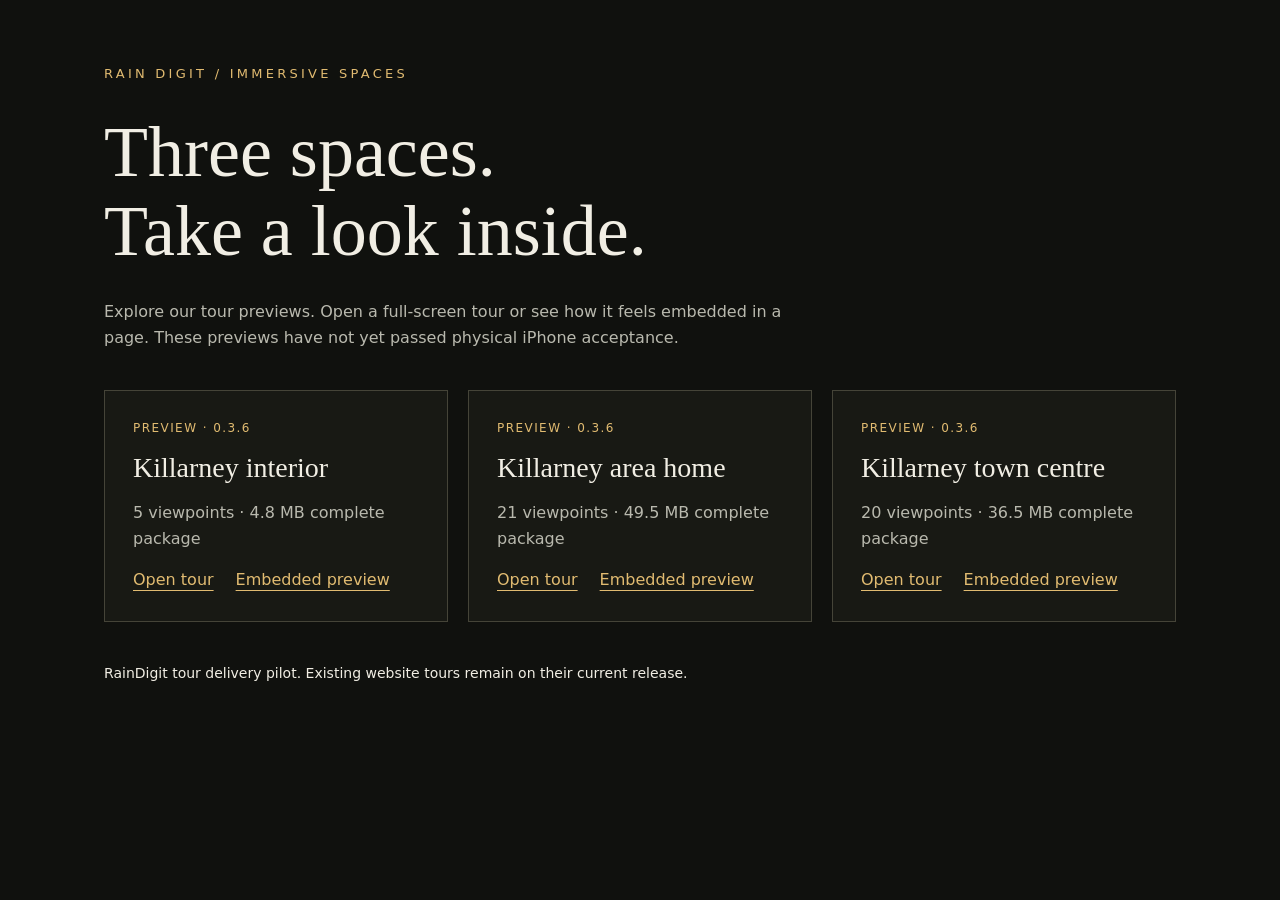
<file: index.html>
<!doctype html>
<html lang="en">
<head>
  <meta charset="utf-8">
  <meta name="viewport" content="width=device-width,initial-scale=1">
  <meta name="robots" content="noindex,nofollow">
  <title>RainDigit — Tour previews</title>
  <link rel="icon" href="tours/killarney-360-property-tour-demo/bounded-1bbdc11e39b6/assets/raindigit-mark.svg">
  <style>
    *{box-sizing:border-box}body{margin:0;background:#10110e;color:#f1eee4;font:16px/1.6 system-ui,sans-serif}main{max-width:1120px;margin:auto;padding:64px 24px}.brand{color:#e1bb71;letter-spacing:.25em;font-size:13px}h1{font:clamp(36px,7vw,72px)/1.1 Georgia,serif;max-width:760px;margin:28px 0}p{color:#b9b9ae;max-width:680px}.grid{display:grid;grid-template-columns:repeat(auto-fit,minmax(260px,1fr));gap:20px;margin-top:40px}article{border:1px solid #454438;padding:28px;background:#181914}h2{font:28px/1.2 Georgia,serif;margin:12px 0}a{color:#e1bb71;text-underline-offset:5px}.links{display:flex;gap:22px;flex-wrap:wrap}.status{color:#e1bb71;font-size:12px;text-transform:uppercase;letter-spacing:.12em}footer{margin-top:40px;font-size:14px}
  </style>
</head>
<body><main>
  <div class="brand">RAIN DIGIT / IMMERSIVE SPACES</div>
  <h1>Three spaces.<br>Take a look inside.</h1>
  <p>Explore our tour previews. Open a full-screen tour or see how it feels embedded in a page. These previews have not yet passed physical iPhone acceptance.</p>
  <div class="grid">
    <article><div class="status">Preview · 0.3.6</div><h2>Killarney interior</h2><p>5 viewpoints · 4.8 MB complete package</p><div class="links"><a href="tours/killarney-360-property-tour-demo/bounded-1bbdc11e39b6/index.html">Open tour</a><a href="embed-property.html">Embedded preview</a></div></article>
    <article><div class="status">Preview · 0.3.6</div><h2>Killarney area home</h2><p>21 viewpoints · 49.5 MB complete package</p><div class="links"><a href="tours/killarney-home-360-tour/bounded-44383d674c4f/index.html">Open tour</a><a href="embed-home.html">Embedded preview</a></div></article>
    <article><div class="status">Preview · 0.3.6</div><h2>Killarney town centre</h2><p>20 viewpoints · 36.5 MB complete package</p><div class="links"><a href="tours/killarney-town-centre-360-tour/bounded-d7b665651751/index.html">Open tour</a><a href="embed-town.html">Embedded preview</a></div></article>
  </div>
  <footer>RainDigit tour delivery pilot. Existing website tours remain on their current release.</footer>
</main></body>
</html>
</file>
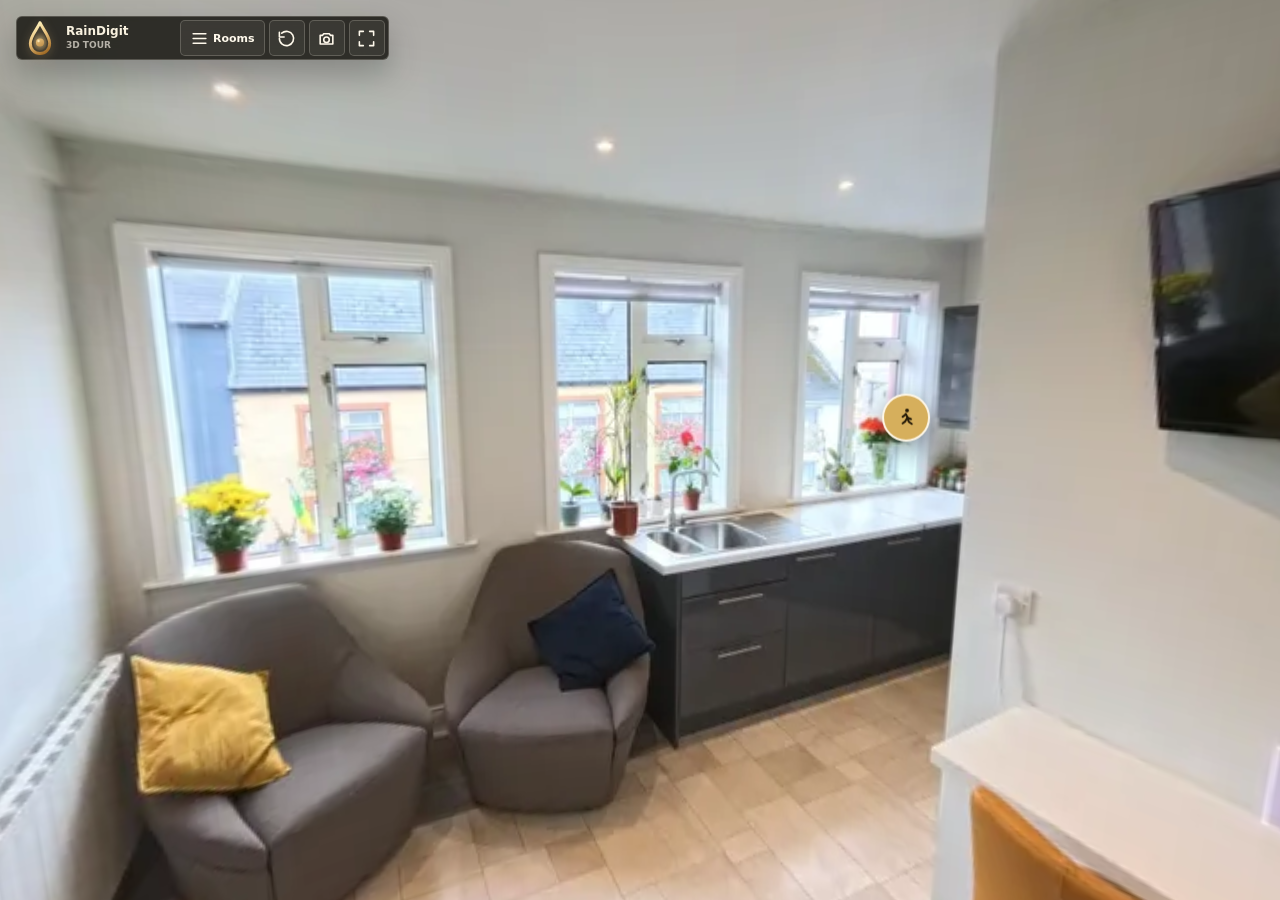
<file: packages/killarney-360-property-tour-demo/bounded-1bbdc11e39b6/index.html>
<!doctype html>
<html lang="en" class="is-tour-transition-boot">
  <head>
    <style data-runtime-critical>html,body,.tour-shell,.viewer{width:100%;height:100%;margin:0}html,body{overflow:hidden;background:#070807;color:#f8f1df}.tour-shell{position:relative;min-height:100svh;background:#070807}.viewer{position:absolute;inset:0}.tour-first-frame{position:absolute;inset:0;z-index:1;width:100%;height:100%;object-fit:cover;pointer-events:none;opacity:1}.is-tour-ready .tour-first-frame{opacity:0;transition:opacity 180ms ease}.is-tour-transition-boot .tour-first-frame,.tour-shell.is-transition-guarded>.tour-first-frame{z-index:1;visibility:hidden;opacity:0;transition:none}.tour-scene-transition--static{position:absolute;z-index:34;inset:0;display:block;visibility:visible;opacity:1;overflow:hidden;pointer-events:none;background:#070807;color:#f8f1df}.tour-scene-transition--static .tour-scene-transition__stage{position:absolute;inset:0;width:100%;height:100%;overflow:hidden;background:#070807}.tour-scene-transition--static .tour-scene-transition__tiles{position:absolute;inset:0;display:grid;width:100%;height:100%;grid-template-columns:repeat(6,minmax(0,1fr));grid-template-rows:repeat(4,minmax(0,1fr));background:#070807}.tour-scene-transition--static .tour-scene-transition__tile{display:block;box-sizing:border-box;min-width:0;min-height:0;border:1px solid rgba(229,185,96,.18);background:linear-gradient(135deg,#080907,#17140d 52%,#090a08)}.tour-scene-transition--static .tour-scene-transition__mobile-status{position:absolute;z-index:1;left:50%;top:50%;display:flex;align-items:center;gap:7px;transform:translate(-50%,-50%);padding:7px 10px;border:1px solid rgba(229,185,96,.52);border-radius:999px;background:#090a08;color:#f8f1df;font:600 10px/1 system-ui,sans-serif;letter-spacing:.12em;text-transform:uppercase;white-space:nowrap}.tour-scene-transition--static .tour-scene-transition__mobile-mark{width:7px;height:7px;border-radius:50%;background:#e5b960;box-shadow:0 0 12px rgba(229,185,96,.72)}@media(prefers-reduced-motion:reduce){.is-tour-ready .tour-first-frame{transition:none}}</style>
    <script data-runtime-style-loader>(()=>{const d=document.documentElement,h=["css/pannellum.css?v=a7f1d7b86f10","css/tour.css?v=c6c42e3d8281"];d.dataset.runtimeStyles="pending";const load=()=>Promise.all(h.map((u)=>new Promise((resolve,reject)=>{const l=document.createElement("link");l.rel="stylesheet";l.href=u;l.dataset.runtimeStyle="";l.onload=resolve;l.onerror=reject;document.head.appendChild(l)}))).then(()=>{d.dataset.runtimeStyles="ready"}).catch(()=>{d.dataset.runtimeStyles="error"});setTimeout(load,0)})()</script>
    <meta charset="utf-8" />
    <meta name="viewport" content="width=device-width, initial-scale=1" />
    <title>RainDigit 360 Tour Studio</title>
    <link rel="icon" href="data:image/svg+xml,%3Csvg xmlns='http://www.w3.org/2000/svg' viewBox='0 0 64 64'%3E%3Crect width='64' height='64' rx='12' fill='%2310100d'/%3E%3Ccircle cx='32' cy='32' r='20' fill='none' stroke='%23f4b45f' stroke-width='6'/%3E%3Ccircle cx='32' cy='32' r='6' fill='%2369c2a3'/%3E%3C/svg%3E" />
    <noscript><link rel="stylesheet" href="css/pannellum.css?v=a7f1d7b86f10" /></noscript>
    <noscript><link rel="stylesheet" href="css/tour.css?v=c6c42e3d8281" /></noscript>
  </head>
  <body>
    <main class="tour-shell">
      <div id="panorama" class="viewer" aria-label="360 virtual tour"></div>
      <img class="tour-first-frame" data-first-paint="neutral" data-first-paint="neutral" alt="" aria-hidden="true" width="512" height="256" style="visibility:hidden!important;opacity:0!important" />
      <div class="tour-scene-transition tour-scene-transition--mobile-entry tour-scene-transition--static is-active is-waiting" data-tour-static-loader aria-hidden="true"><div class="tour-scene-transition__stage"><img class="tour-scene-transition__image tour-scene-transition__outgoing" alt="" draggable="false" /><div class="tour-scene-transition__tiles" aria-hidden="true"><span class="tour-scene-transition__tile tour-scene-transition__mobile-tile" style="--tour-cell-delay:168ms"></span><span class="tour-scene-transition__tile tour-scene-transition__mobile-tile" style="--tour-cell-delay:126ms"></span><span class="tour-scene-transition__tile tour-scene-transition__mobile-tile" style="--tour-cell-delay:84ms"></span><span class="tour-scene-transition__tile tour-scene-transition__mobile-tile" style="--tour-cell-delay:84ms"></span><span class="tour-scene-transition__tile tour-scene-transition__mobile-tile" style="--tour-cell-delay:126ms"></span><span class="tour-scene-transition__tile tour-scene-transition__mobile-tile" style="--tour-cell-delay:168ms"></span><span class="tour-scene-transition__tile tour-scene-transition__mobile-tile" style="--tour-cell-delay:126ms"></span><span class="tour-scene-transition__tile tour-scene-transition__mobile-tile" style="--tour-cell-delay:84ms"></span><span class="tour-scene-transition__tile tour-scene-transition__mobile-tile" style="--tour-cell-delay:42ms"></span><span class="tour-scene-transition__tile tour-scene-transition__mobile-tile" style="--tour-cell-delay:42ms"></span><span class="tour-scene-transition__tile tour-scene-transition__mobile-tile" style="--tour-cell-delay:84ms"></span><span class="tour-scene-transition__tile tour-scene-transition__mobile-tile" style="--tour-cell-delay:126ms"></span><span class="tour-scene-transition__tile tour-scene-transition__mobile-tile" style="--tour-cell-delay:126ms"></span><span class="tour-scene-transition__tile tour-scene-transition__mobile-tile" style="--tour-cell-delay:84ms"></span><span class="tour-scene-transition__tile tour-scene-transition__mobile-tile" style="--tour-cell-delay:42ms"></span><span class="tour-scene-transition__tile tour-scene-transition__mobile-tile" style="--tour-cell-delay:42ms"></span><span class="tour-scene-transition__tile tour-scene-transition__mobile-tile" style="--tour-cell-delay:84ms"></span><span class="tour-scene-transition__tile tour-scene-transition__mobile-tile" style="--tour-cell-delay:126ms"></span><span class="tour-scene-transition__tile tour-scene-transition__mobile-tile" style="--tour-cell-delay:168ms"></span><span class="tour-scene-transition__tile tour-scene-transition__mobile-tile" style="--tour-cell-delay:126ms"></span><span class="tour-scene-transition__tile tour-scene-transition__mobile-tile" style="--tour-cell-delay:84ms"></span><span class="tour-scene-transition__tile tour-scene-transition__mobile-tile" style="--tour-cell-delay:84ms"></span><span class="tour-scene-transition__tile tour-scene-transition__mobile-tile" style="--tour-cell-delay:126ms"></span><span class="tour-scene-transition__tile tour-scene-transition__mobile-tile" style="--tour-cell-delay:168ms"></span></div><div class="tour-scene-transition__mobile-status"><span class="tour-scene-transition__mobile-mark" aria-hidden="true"></span><span>Loading tour</span></div></div></div>
    </main>

    <script data-tour-monitoring-config>window.TOUR_MONITORING_CONFIG=Object.freeze({"schema":"raindigit-tour-monitoring/v1","enabled":true,"dsn":"https://9c1ec205549003af8e3712b5da9ad065@o4511984520462336.ingest.de.sentry.io/4511985294901328","environment":"production","productionOrigins":["https://cdn.raindigit.ie"],"sdkUrl":"js/generated/sentry-browser-10.71.0.min.js","release":"raindigit-tour-runtime@3.0.0","studioVersion":"0.3.0","runtimeVersion":"3.0.0","tourVersion":"0.3.0","slug":"killarney-360-property-tour-demo"})</script>
    <script defer src="js/tour-monitoring.js?v=93e84e174621"></script>
    <script data-runtime-recovery-boundary="bootstrap-failure-v2">
      (() => {
        "use strict";
        const recover = (error) => {
          console.error(error);
          window.__rainDigitTourMonitoring?.captureTerminal(
            "bootstrap-failure",
            error,
            { phase: "bootstrap" },
          );
          document.documentElement.classList.remove("is-tour-transition-boot");
          document.querySelector("[data-tour-static-loader]")?.remove();
          document.body.dataset.tourError = "true";
          if (document.querySelector("[data-tour-runtime-recovery]")) return;
          const recovery = document.createElement("button");
          recovery.type = "button";
          recovery.className = "tour-runtime-recovery";
          recovery.dataset.tourRuntimeRecovery = "true";
          recovery.textContent = "Reload tour";
          recovery.style.cssText =
            "position:fixed;z-index:90;left:50%;top:50%;min-height:46px;padding:12px 18px;transform:translate(-50%,-50%);border:1px solid rgba(229,185,96,.76);border-radius:999px;background:#0b0c09;color:#fff8e7;font:700 13px/1.1 system-ui,sans-serif;letter-spacing:.08em;text-transform:uppercase;box-shadow:0 14px 42px rgba(0,0,0,.48);cursor:pointer";
          recovery.addEventListener(
            "click",
            () => {
              const retryUrl = new URL(window.location.href);
              retryUrl.searchParams.set("runtime", Date.now().toString(36));
              window.location.assign(retryUrl.href);
            },
            { once: true },
          );
          document.body.append(recovery);
        };
        window.__rainDigitShowRuntimeRecovery = recover;
        addEventListener(
          "error",
          (event) => {
            const source = event.target;
            if (
              source instanceof HTMLScriptElement &&
              /\/js\/tour-bootstrap\.js(?:\?|$)/.test(source.src)
            )
              recover(new Error(`Could not load ${source.src}`));
          },
          true,
        );
      })();
    </script>
    <script data-runtime-loader>(()=>{const l=(s)=>new Promise((resolve,reject)=>{const e=document.createElement("script");e.src=s;e.onload=resolve;e.onerror=reject;document.body.appendChild(e)});setTimeout(async()=>{try{await l("js/tour-chrome.js?v=40500da3a139");await l("js/tour-bootstrap.js?v=27331043643f")}catch(error){window.__rainDigitShowRuntimeRecovery?.(error)}},0)})()</script>
  </body>
</html>
</file>
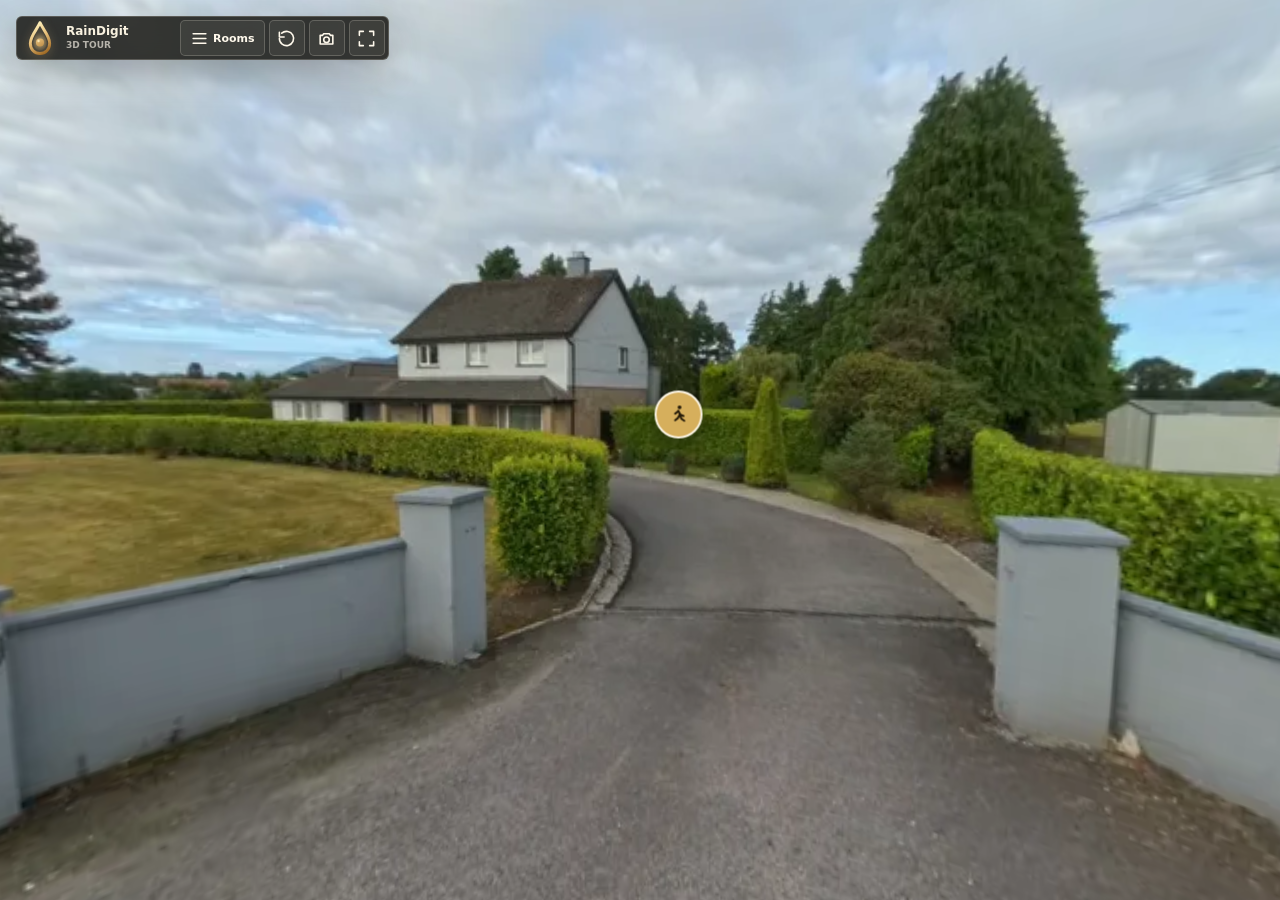
<file: packages/killarney-home-360-tour/bounded-44383d674c4f/index.html>
<!doctype html>
<html lang="en" class="is-tour-transition-boot">
  <head>
    <style data-runtime-critical>html,body,.tour-shell,.viewer{width:100%;height:100%;margin:0}html,body{overflow:hidden;background:#070807;color:#f8f1df}.tour-shell{position:relative;min-height:100svh;background:#070807}.viewer{position:absolute;inset:0}.tour-first-frame{position:absolute;inset:0;z-index:1;width:100%;height:100%;object-fit:cover;pointer-events:none;opacity:1}.is-tour-ready .tour-first-frame{opacity:0;transition:opacity 180ms ease}.is-tour-transition-boot .tour-first-frame,.tour-shell.is-transition-guarded>.tour-first-frame{z-index:1;visibility:hidden;opacity:0;transition:none}.tour-scene-transition--static{position:absolute;z-index:34;inset:0;display:block;visibility:visible;opacity:1;overflow:hidden;pointer-events:none;background:#070807;color:#f8f1df}.tour-scene-transition--static .tour-scene-transition__stage{position:absolute;inset:0;width:100%;height:100%;overflow:hidden;background:#070807}.tour-scene-transition--static .tour-scene-transition__tiles{position:absolute;inset:0;display:grid;width:100%;height:100%;grid-template-columns:repeat(6,minmax(0,1fr));grid-template-rows:repeat(4,minmax(0,1fr));background:#070807}.tour-scene-transition--static .tour-scene-transition__tile{display:block;box-sizing:border-box;min-width:0;min-height:0;border:1px solid rgba(229,185,96,.18);background:linear-gradient(135deg,#080907,#17140d 52%,#090a08)}.tour-scene-transition--static .tour-scene-transition__mobile-status{position:absolute;z-index:1;left:50%;top:50%;display:flex;align-items:center;gap:7px;transform:translate(-50%,-50%);padding:7px 10px;border:1px solid rgba(229,185,96,.52);border-radius:999px;background:#090a08;color:#f8f1df;font:600 10px/1 system-ui,sans-serif;letter-spacing:.12em;text-transform:uppercase;white-space:nowrap}.tour-scene-transition--static .tour-scene-transition__mobile-mark{width:7px;height:7px;border-radius:50%;background:#e5b960;box-shadow:0 0 12px rgba(229,185,96,.72)}@media(prefers-reduced-motion:reduce){.is-tour-ready .tour-first-frame{transition:none}}</style>
    <script data-runtime-style-loader>(()=>{const d=document.documentElement,h=["css/pannellum.css?v=a7f1d7b86f10","css/tour.css?v=c6c42e3d8281"];d.dataset.runtimeStyles="pending";const load=()=>Promise.all(h.map((u)=>new Promise((resolve,reject)=>{const l=document.createElement("link");l.rel="stylesheet";l.href=u;l.dataset.runtimeStyle="";l.onload=resolve;l.onerror=reject;document.head.appendChild(l)}))).then(()=>{d.dataset.runtimeStyles="ready"}).catch(()=>{d.dataset.runtimeStyles="error"});setTimeout(load,0)})()</script>
    <meta charset="utf-8" />
    <meta name="viewport" content="width=device-width, initial-scale=1" />
    <title>RainDigit 360 Tour Studio</title>
    <link rel="icon" href="data:image/svg+xml,%3Csvg xmlns='http://www.w3.org/2000/svg' viewBox='0 0 64 64'%3E%3Crect width='64' height='64' rx='12' fill='%2310100d'/%3E%3Ccircle cx='32' cy='32' r='20' fill='none' stroke='%23f4b45f' stroke-width='6'/%3E%3Ccircle cx='32' cy='32' r='6' fill='%2369c2a3'/%3E%3C/svg%3E" />
    <noscript><link rel="stylesheet" href="css/pannellum.css?v=a7f1d7b86f10" /></noscript>
    <noscript><link rel="stylesheet" href="css/tour.css?v=c6c42e3d8281" /></noscript>
  </head>
  <body>
    <main class="tour-shell">
      <div id="panorama" class="viewer" aria-label="360 virtual tour"></div>
      <img class="tour-first-frame" data-first-paint="neutral" data-first-paint="neutral" alt="" aria-hidden="true" width="512" height="256" style="visibility:hidden!important;opacity:0!important" />
      <div class="tour-scene-transition tour-scene-transition--mobile-entry tour-scene-transition--static is-active is-waiting" data-tour-static-loader aria-hidden="true"><div class="tour-scene-transition__stage"><img class="tour-scene-transition__image tour-scene-transition__outgoing" alt="" draggable="false" /><div class="tour-scene-transition__tiles" aria-hidden="true"><span class="tour-scene-transition__tile tour-scene-transition__mobile-tile" style="--tour-cell-delay:168ms"></span><span class="tour-scene-transition__tile tour-scene-transition__mobile-tile" style="--tour-cell-delay:126ms"></span><span class="tour-scene-transition__tile tour-scene-transition__mobile-tile" style="--tour-cell-delay:84ms"></span><span class="tour-scene-transition__tile tour-scene-transition__mobile-tile" style="--tour-cell-delay:84ms"></span><span class="tour-scene-transition__tile tour-scene-transition__mobile-tile" style="--tour-cell-delay:126ms"></span><span class="tour-scene-transition__tile tour-scene-transition__mobile-tile" style="--tour-cell-delay:168ms"></span><span class="tour-scene-transition__tile tour-scene-transition__mobile-tile" style="--tour-cell-delay:126ms"></span><span class="tour-scene-transition__tile tour-scene-transition__mobile-tile" style="--tour-cell-delay:84ms"></span><span class="tour-scene-transition__tile tour-scene-transition__mobile-tile" style="--tour-cell-delay:42ms"></span><span class="tour-scene-transition__tile tour-scene-transition__mobile-tile" style="--tour-cell-delay:42ms"></span><span class="tour-scene-transition__tile tour-scene-transition__mobile-tile" style="--tour-cell-delay:84ms"></span><span class="tour-scene-transition__tile tour-scene-transition__mobile-tile" style="--tour-cell-delay:126ms"></span><span class="tour-scene-transition__tile tour-scene-transition__mobile-tile" style="--tour-cell-delay:126ms"></span><span class="tour-scene-transition__tile tour-scene-transition__mobile-tile" style="--tour-cell-delay:84ms"></span><span class="tour-scene-transition__tile tour-scene-transition__mobile-tile" style="--tour-cell-delay:42ms"></span><span class="tour-scene-transition__tile tour-scene-transition__mobile-tile" style="--tour-cell-delay:42ms"></span><span class="tour-scene-transition__tile tour-scene-transition__mobile-tile" style="--tour-cell-delay:84ms"></span><span class="tour-scene-transition__tile tour-scene-transition__mobile-tile" style="--tour-cell-delay:126ms"></span><span class="tour-scene-transition__tile tour-scene-transition__mobile-tile" style="--tour-cell-delay:168ms"></span><span class="tour-scene-transition__tile tour-scene-transition__mobile-tile" style="--tour-cell-delay:126ms"></span><span class="tour-scene-transition__tile tour-scene-transition__mobile-tile" style="--tour-cell-delay:84ms"></span><span class="tour-scene-transition__tile tour-scene-transition__mobile-tile" style="--tour-cell-delay:84ms"></span><span class="tour-scene-transition__tile tour-scene-transition__mobile-tile" style="--tour-cell-delay:126ms"></span><span class="tour-scene-transition__tile tour-scene-transition__mobile-tile" style="--tour-cell-delay:168ms"></span></div><div class="tour-scene-transition__mobile-status"><span class="tour-scene-transition__mobile-mark" aria-hidden="true"></span><span>Loading tour</span></div></div></div>
    </main>

    <script data-tour-monitoring-config>window.TOUR_MONITORING_CONFIG=Object.freeze({"schema":"raindigit-tour-monitoring/v1","enabled":true,"dsn":"https://9c1ec205549003af8e3712b5da9ad065@o4511984520462336.ingest.de.sentry.io/4511985294901328","environment":"production","productionOrigins":["https://cdn.raindigit.ie"],"sdkUrl":"js/generated/sentry-browser-10.71.0.min.js","release":"raindigit-tour-runtime@3.0.0","studioVersion":"0.3.0","runtimeVersion":"3.0.0","tourVersion":"0.3.0","slug":"killarney-home-360-tour"})</script>
    <script defer src="js/tour-monitoring.js?v=93e84e174621"></script>
    <script data-runtime-recovery-boundary="bootstrap-failure-v2">
      (() => {
        "use strict";
        const recover = (error) => {
          console.error(error);
          window.__rainDigitTourMonitoring?.captureTerminal(
            "bootstrap-failure",
            error,
            { phase: "bootstrap" },
          );
          document.documentElement.classList.remove("is-tour-transition-boot");
          document.querySelector("[data-tour-static-loader]")?.remove();
          document.body.dataset.tourError = "true";
          if (document.querySelector("[data-tour-runtime-recovery]")) return;
          const recovery = document.createElement("button");
          recovery.type = "button";
          recovery.className = "tour-runtime-recovery";
          recovery.dataset.tourRuntimeRecovery = "true";
          recovery.textContent = "Reload tour";
          recovery.style.cssText =
            "position:fixed;z-index:90;left:50%;top:50%;min-height:46px;padding:12px 18px;transform:translate(-50%,-50%);border:1px solid rgba(229,185,96,.76);border-radius:999px;background:#0b0c09;color:#fff8e7;font:700 13px/1.1 system-ui,sans-serif;letter-spacing:.08em;text-transform:uppercase;box-shadow:0 14px 42px rgba(0,0,0,.48);cursor:pointer";
          recovery.addEventListener(
            "click",
            () => {
              const retryUrl = new URL(window.location.href);
              retryUrl.searchParams.set("runtime", Date.now().toString(36));
              window.location.assign(retryUrl.href);
            },
            { once: true },
          );
          document.body.append(recovery);
        };
        window.__rainDigitShowRuntimeRecovery = recover;
        addEventListener(
          "error",
          (event) => {
            const source = event.target;
            if (
              source instanceof HTMLScriptElement &&
              /\/js\/tour-bootstrap\.js(?:\?|$)/.test(source.src)
            )
              recover(new Error(`Could not load ${source.src}`));
          },
          true,
        );
      })();
    </script>
    <script data-runtime-loader>(()=>{const l=(s)=>new Promise((resolve,reject)=>{const e=document.createElement("script");e.src=s;e.onload=resolve;e.onerror=reject;document.body.appendChild(e)});setTimeout(async()=>{try{await l("js/tour-chrome.js?v=40500da3a139");await l("js/tour-bootstrap.js?v=070021c7d29d")}catch(error){window.__rainDigitShowRuntimeRecovery?.(error)}},0)})()</script>
  </body>
</html>
</file>
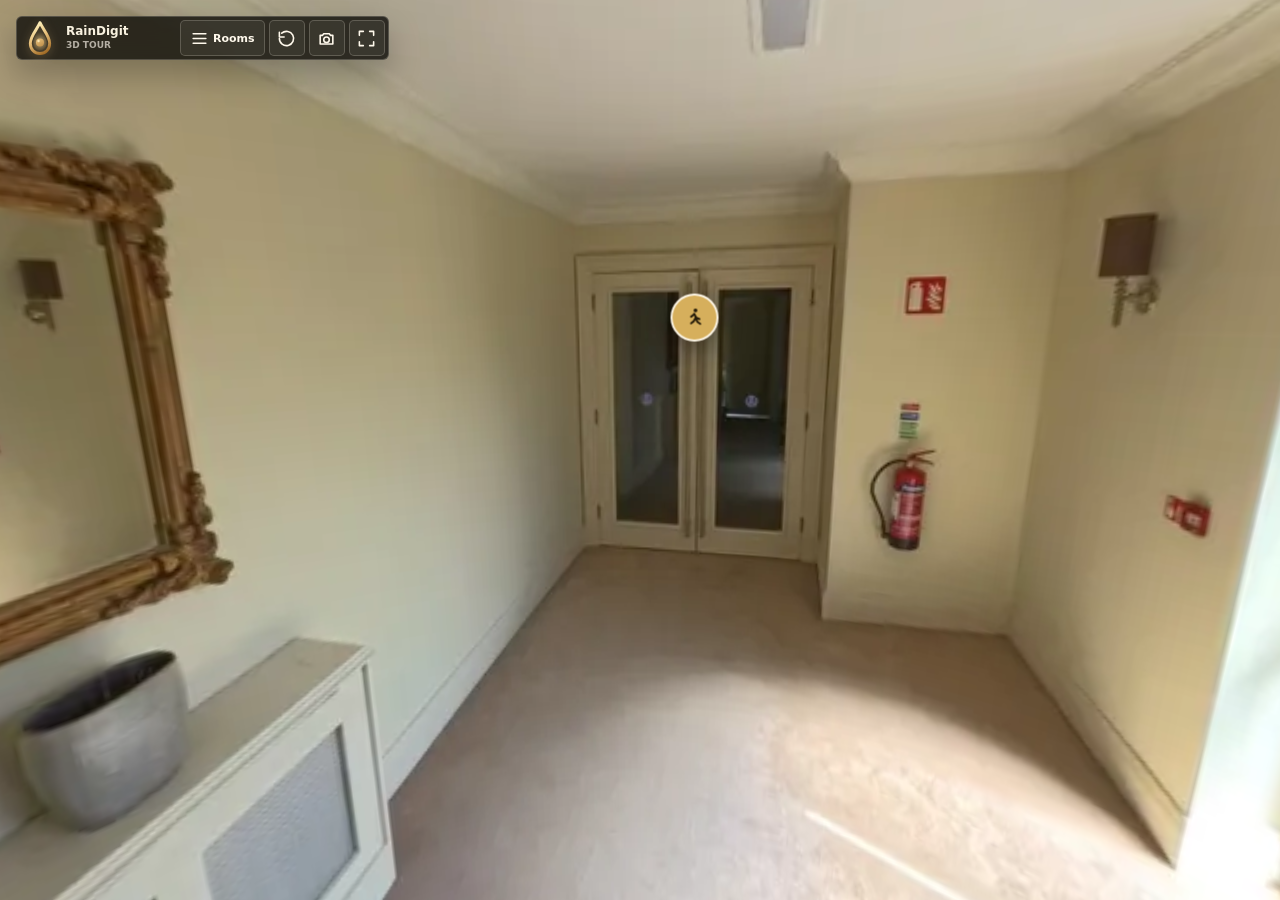
<file: packages/killarney-town-centre-360-tour/bounded-d7b665651751/index.html>
<!doctype html>
<html lang="en" class="is-tour-transition-boot">
  <head>
    <style data-runtime-critical>html,body,.tour-shell,.viewer{width:100%;height:100%;margin:0}html,body{overflow:hidden;background:#070807;color:#f8f1df}.tour-shell{position:relative;min-height:100svh;background:#070807}.viewer{position:absolute;inset:0}.tour-first-frame{position:absolute;inset:0;z-index:1;width:100%;height:100%;object-fit:cover;pointer-events:none;opacity:1}.is-tour-ready .tour-first-frame{opacity:0;transition:opacity 180ms ease}.is-tour-transition-boot .tour-first-frame,.tour-shell.is-transition-guarded>.tour-first-frame{z-index:1;visibility:hidden;opacity:0;transition:none}.tour-scene-transition--static{position:absolute;z-index:34;inset:0;display:block;visibility:visible;opacity:1;overflow:hidden;pointer-events:none;background:#070807;color:#f8f1df}.tour-scene-transition--static .tour-scene-transition__stage{position:absolute;inset:0;width:100%;height:100%;overflow:hidden;background:#070807}.tour-scene-transition--static .tour-scene-transition__tiles{position:absolute;inset:0;display:grid;width:100%;height:100%;grid-template-columns:repeat(6,minmax(0,1fr));grid-template-rows:repeat(4,minmax(0,1fr));background:#070807}.tour-scene-transition--static .tour-scene-transition__tile{display:block;box-sizing:border-box;min-width:0;min-height:0;border:1px solid rgba(229,185,96,.18);background:linear-gradient(135deg,#080907,#17140d 52%,#090a08)}.tour-scene-transition--static .tour-scene-transition__mobile-status{position:absolute;z-index:1;left:50%;top:50%;display:flex;align-items:center;gap:7px;transform:translate(-50%,-50%);padding:7px 10px;border:1px solid rgba(229,185,96,.52);border-radius:999px;background:#090a08;color:#f8f1df;font:600 10px/1 system-ui,sans-serif;letter-spacing:.12em;text-transform:uppercase;white-space:nowrap}.tour-scene-transition--static .tour-scene-transition__mobile-mark{width:7px;height:7px;border-radius:50%;background:#e5b960;box-shadow:0 0 12px rgba(229,185,96,.72)}@media(prefers-reduced-motion:reduce){.is-tour-ready .tour-first-frame{transition:none}}</style>
    <script data-runtime-style-loader>(()=>{const d=document.documentElement,h=["css/pannellum.css?v=a7f1d7b86f10","css/tour.css?v=c6c42e3d8281"];d.dataset.runtimeStyles="pending";const load=()=>Promise.all(h.map((u)=>new Promise((resolve,reject)=>{const l=document.createElement("link");l.rel="stylesheet";l.href=u;l.dataset.runtimeStyle="";l.onload=resolve;l.onerror=reject;document.head.appendChild(l)}))).then(()=>{d.dataset.runtimeStyles="ready"}).catch(()=>{d.dataset.runtimeStyles="error"});setTimeout(load,0)})()</script>
    <meta charset="utf-8" />
    <meta name="viewport" content="width=device-width, initial-scale=1" />
    <title>RainDigit 360 Tour Studio</title>
    <link rel="icon" href="data:image/svg+xml,%3Csvg xmlns='http://www.w3.org/2000/svg' viewBox='0 0 64 64'%3E%3Crect width='64' height='64' rx='12' fill='%2310100d'/%3E%3Ccircle cx='32' cy='32' r='20' fill='none' stroke='%23f4b45f' stroke-width='6'/%3E%3Ccircle cx='32' cy='32' r='6' fill='%2369c2a3'/%3E%3C/svg%3E" />
    <noscript><link rel="stylesheet" href="css/pannellum.css?v=a7f1d7b86f10" /></noscript>
    <noscript><link rel="stylesheet" href="css/tour.css?v=c6c42e3d8281" /></noscript>
  </head>
  <body>
    <main class="tour-shell">
      <div id="panorama" class="viewer" aria-label="360 virtual tour"></div>
      <img class="tour-first-frame" data-first-paint="neutral" data-first-paint="neutral" alt="" aria-hidden="true" width="512" height="256" style="visibility:hidden!important;opacity:0!important" />
      <div class="tour-scene-transition tour-scene-transition--mobile-entry tour-scene-transition--static is-active is-waiting" data-tour-static-loader aria-hidden="true"><div class="tour-scene-transition__stage"><img class="tour-scene-transition__image tour-scene-transition__outgoing" alt="" draggable="false" /><div class="tour-scene-transition__tiles" aria-hidden="true"><span class="tour-scene-transition__tile tour-scene-transition__mobile-tile" style="--tour-cell-delay:168ms"></span><span class="tour-scene-transition__tile tour-scene-transition__mobile-tile" style="--tour-cell-delay:126ms"></span><span class="tour-scene-transition__tile tour-scene-transition__mobile-tile" style="--tour-cell-delay:84ms"></span><span class="tour-scene-transition__tile tour-scene-transition__mobile-tile" style="--tour-cell-delay:84ms"></span><span class="tour-scene-transition__tile tour-scene-transition__mobile-tile" style="--tour-cell-delay:126ms"></span><span class="tour-scene-transition__tile tour-scene-transition__mobile-tile" style="--tour-cell-delay:168ms"></span><span class="tour-scene-transition__tile tour-scene-transition__mobile-tile" style="--tour-cell-delay:126ms"></span><span class="tour-scene-transition__tile tour-scene-transition__mobile-tile" style="--tour-cell-delay:84ms"></span><span class="tour-scene-transition__tile tour-scene-transition__mobile-tile" style="--tour-cell-delay:42ms"></span><span class="tour-scene-transition__tile tour-scene-transition__mobile-tile" style="--tour-cell-delay:42ms"></span><span class="tour-scene-transition__tile tour-scene-transition__mobile-tile" style="--tour-cell-delay:84ms"></span><span class="tour-scene-transition__tile tour-scene-transition__mobile-tile" style="--tour-cell-delay:126ms"></span><span class="tour-scene-transition__tile tour-scene-transition__mobile-tile" style="--tour-cell-delay:126ms"></span><span class="tour-scene-transition__tile tour-scene-transition__mobile-tile" style="--tour-cell-delay:84ms"></span><span class="tour-scene-transition__tile tour-scene-transition__mobile-tile" style="--tour-cell-delay:42ms"></span><span class="tour-scene-transition__tile tour-scene-transition__mobile-tile" style="--tour-cell-delay:42ms"></span><span class="tour-scene-transition__tile tour-scene-transition__mobile-tile" style="--tour-cell-delay:84ms"></span><span class="tour-scene-transition__tile tour-scene-transition__mobile-tile" style="--tour-cell-delay:126ms"></span><span class="tour-scene-transition__tile tour-scene-transition__mobile-tile" style="--tour-cell-delay:168ms"></span><span class="tour-scene-transition__tile tour-scene-transition__mobile-tile" style="--tour-cell-delay:126ms"></span><span class="tour-scene-transition__tile tour-scene-transition__mobile-tile" style="--tour-cell-delay:84ms"></span><span class="tour-scene-transition__tile tour-scene-transition__mobile-tile" style="--tour-cell-delay:84ms"></span><span class="tour-scene-transition__tile tour-scene-transition__mobile-tile" style="--tour-cell-delay:126ms"></span><span class="tour-scene-transition__tile tour-scene-transition__mobile-tile" style="--tour-cell-delay:168ms"></span></div><div class="tour-scene-transition__mobile-status"><span class="tour-scene-transition__mobile-mark" aria-hidden="true"></span><span>Loading tour</span></div></div></div>
    </main>

    <script data-tour-monitoring-config>window.TOUR_MONITORING_CONFIG=Object.freeze({"schema":"raindigit-tour-monitoring/v1","enabled":true,"dsn":"https://9c1ec205549003af8e3712b5da9ad065@o4511984520462336.ingest.de.sentry.io/4511985294901328","environment":"production","productionOrigins":["https://cdn.raindigit.ie"],"sdkUrl":"js/generated/sentry-browser-10.71.0.min.js","release":"raindigit-tour-runtime@3.0.0","studioVersion":"0.3.0","runtimeVersion":"3.0.0","tourVersion":"0.3.0","slug":"killarney-town-centre-360-tour"})</script>
    <script defer src="js/tour-monitoring.js?v=93e84e174621"></script>
    <script data-runtime-recovery-boundary="bootstrap-failure-v2">
      (() => {
        "use strict";
        const recover = (error) => {
          console.error(error);
          window.__rainDigitTourMonitoring?.captureTerminal(
            "bootstrap-failure",
            error,
            { phase: "bootstrap" },
          );
          document.documentElement.classList.remove("is-tour-transition-boot");
          document.querySelector("[data-tour-static-loader]")?.remove();
          document.body.dataset.tourError = "true";
          if (document.querySelector("[data-tour-runtime-recovery]")) return;
          const recovery = document.createElement("button");
          recovery.type = "button";
          recovery.className = "tour-runtime-recovery";
          recovery.dataset.tourRuntimeRecovery = "true";
          recovery.textContent = "Reload tour";
          recovery.style.cssText =
            "position:fixed;z-index:90;left:50%;top:50%;min-height:46px;padding:12px 18px;transform:translate(-50%,-50%);border:1px solid rgba(229,185,96,.76);border-radius:999px;background:#0b0c09;color:#fff8e7;font:700 13px/1.1 system-ui,sans-serif;letter-spacing:.08em;text-transform:uppercase;box-shadow:0 14px 42px rgba(0,0,0,.48);cursor:pointer";
          recovery.addEventListener(
            "click",
            () => {
              const retryUrl = new URL(window.location.href);
              retryUrl.searchParams.set("runtime", Date.now().toString(36));
              window.location.assign(retryUrl.href);
            },
            { once: true },
          );
          document.body.append(recovery);
        };
        window.__rainDigitShowRuntimeRecovery = recover;
        addEventListener(
          "error",
          (event) => {
            const source = event.target;
            if (
              source instanceof HTMLScriptElement &&
              /\/js\/tour-bootstrap\.js(?:\?|$)/.test(source.src)
            )
              recover(new Error(`Could not load ${source.src}`));
          },
          true,
        );
      })();
    </script>
    <script data-runtime-loader>(()=>{const l=(s)=>new Promise((resolve,reject)=>{const e=document.createElement("script");e.src=s;e.onload=resolve;e.onerror=reject;document.body.appendChild(e)});setTimeout(async()=>{try{await l("js/tour-chrome.js?v=40500da3a139");await l("js/tour-bootstrap.js?v=2234f38f069f")}catch(error){window.__rainDigitShowRuntimeRecovery?.(error)}},0)})()</script>
  </body>
</html>
</file>
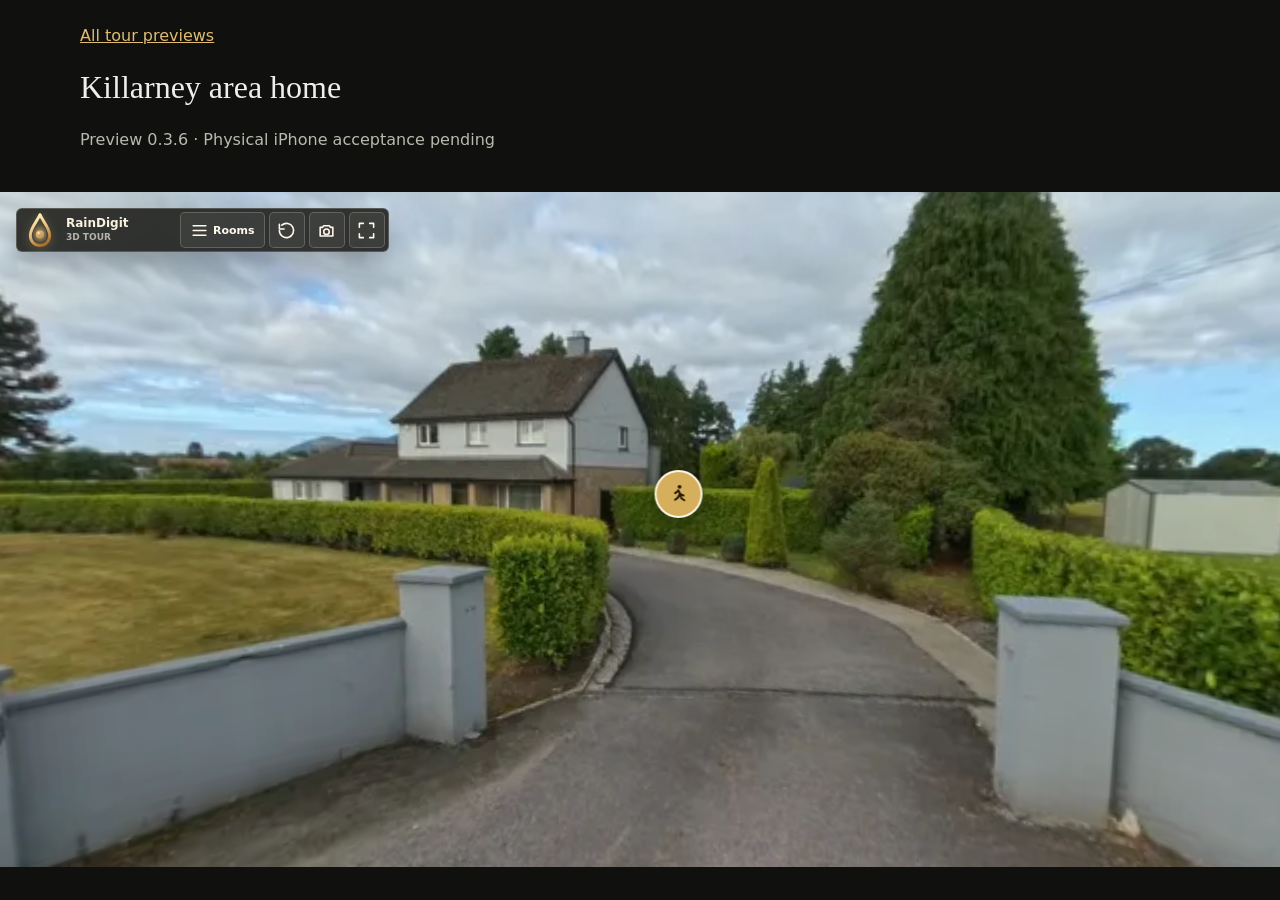
<file: embed-home.html>
<!doctype html>
<html lang="en"><head><meta charset="utf-8"><meta name="viewport" content="width=device-width,initial-scale=1"><meta name="robots" content="noindex,nofollow"><title>Killarney area home — RainDigit embedded preview</title><link rel="icon" href="tours/killarney-home-360-tour/bounded-44383d674c4f/assets/raindigit-mark.svg"><style>body{margin:0;background:#10110e;color:#eee;font:16px/1.5 system-ui}header{padding:24px;max-width:1120px;margin:auto}a{color:#e1bb71}h1{font:32px Georgia,serif}iframe{display:block;width:100%;height:75vh;min-height:440px;border:0}p{color:#b9b9ae}</style><link rel="stylesheet" href="embed-host.css"><script defer src="embed-host.js"></script></head><body><header><a href="./">All tour previews</a><h1>Killarney area home</h1><p>Preview 0.3.6 · Physical iPhone acceptance pending</p></header><iframe title="Killarney area home 360 tour" src="tours/killarney-home-360-tour/bounded-44383d674c4f/index.html" allowfullscreen></iframe></body></html>
</file>
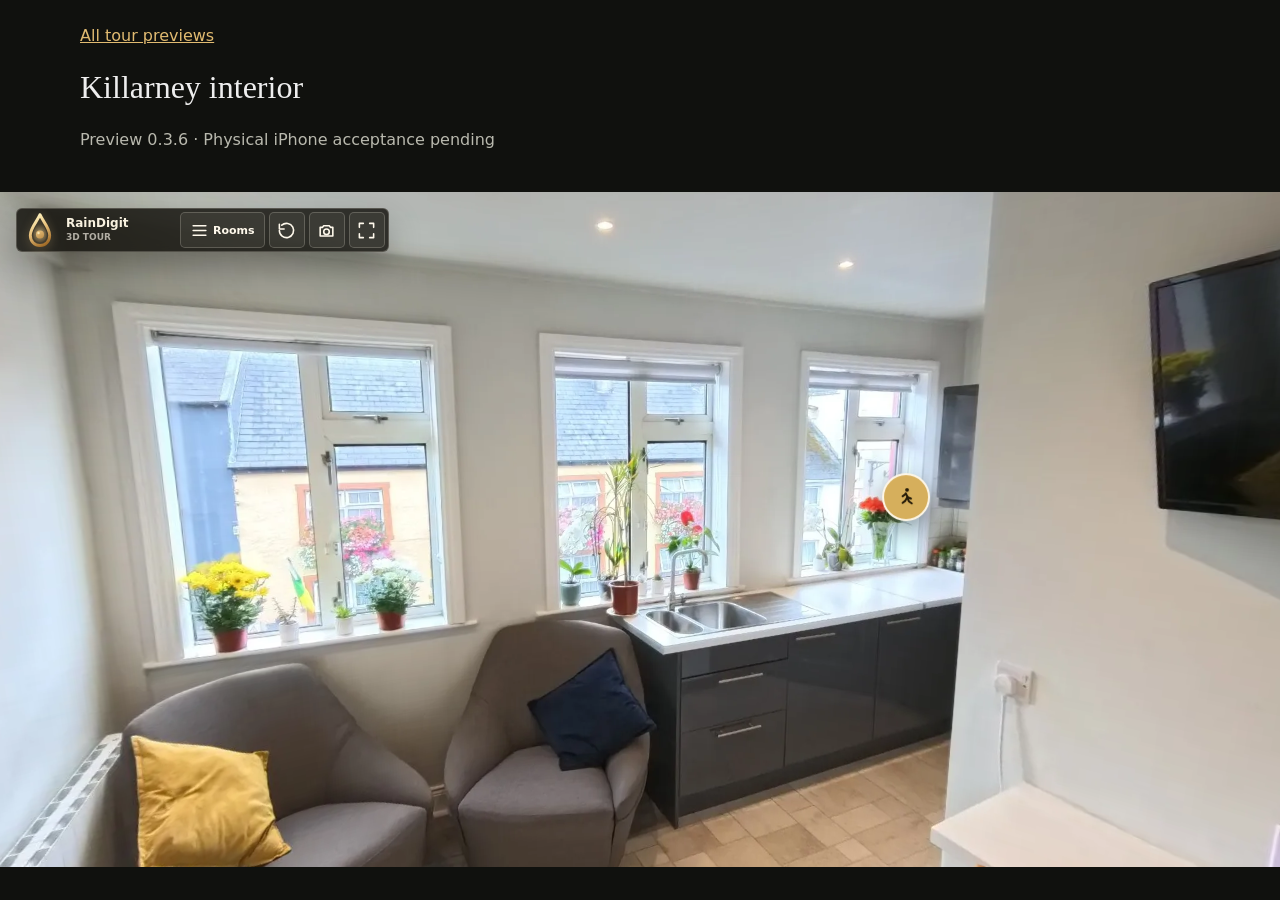
<file: embed-property.html>
<!doctype html>
<html lang="en"><head><meta charset="utf-8"><meta name="viewport" content="width=device-width,initial-scale=1"><meta name="robots" content="noindex,nofollow"><title>Killarney interior — RainDigit embedded preview</title><link rel="icon" href="tours/killarney-360-property-tour-demo/bounded-1bbdc11e39b6/assets/raindigit-mark.svg"><style>body{margin:0;background:#10110e;color:#eee;font:16px/1.5 system-ui}header{padding:24px;max-width:1120px;margin:auto}a{color:#e1bb71}h1{font:32px Georgia,serif}iframe{display:block;width:100%;height:75vh;min-height:440px;border:0}p{color:#b9b9ae}</style><link rel="stylesheet" href="embed-host.css"><script defer src="embed-host.js"></script></head><body><header><a href="./">All tour previews</a><h1>Killarney interior</h1><p>Preview 0.3.6 · Physical iPhone acceptance pending</p></header><iframe title="Killarney interior 360 tour" src="tours/killarney-360-property-tour-demo/bounded-1bbdc11e39b6/index.html" allowfullscreen></iframe></body></html>
</file>
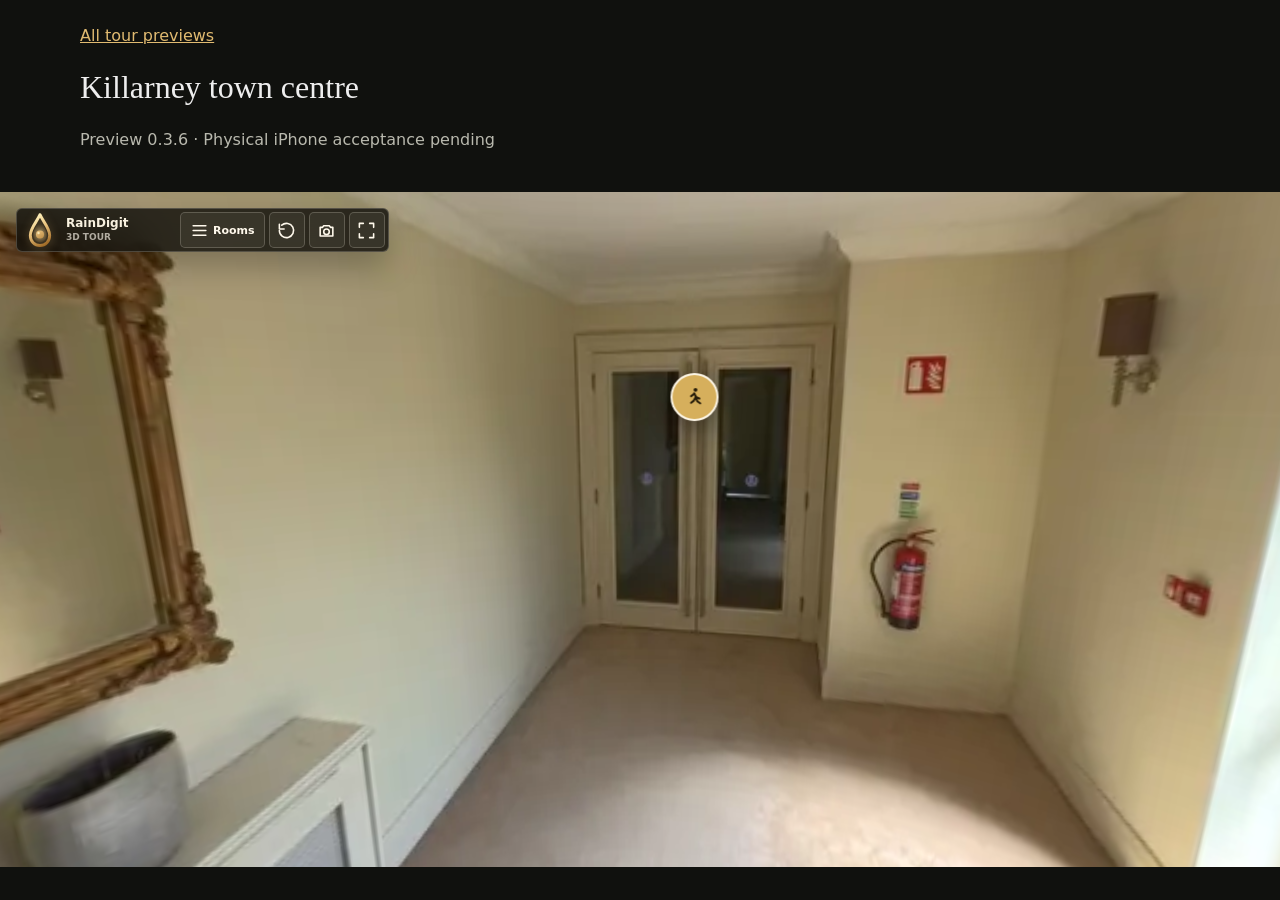
<file: embed-town.html>
<!doctype html>
<html lang="en"><head><meta charset="utf-8"><meta name="viewport" content="width=device-width,initial-scale=1"><meta name="robots" content="noindex,nofollow"><title>Killarney town centre — RainDigit embedded preview</title><link rel="icon" href="tours/killarney-town-centre-360-tour/bounded-d7b665651751/assets/raindigit-mark.svg"><style>body{margin:0;background:#10110e;color:#eee;font:16px/1.5 system-ui}header{padding:24px;max-width:1120px;margin:auto}a{color:#e1bb71}h1{font:32px Georgia,serif}iframe{display:block;width:100%;height:75vh;min-height:440px;border:0}p{color:#b9b9ae}</style><link rel="stylesheet" href="embed-host.css"><script defer src="embed-host.js"></script></head><body><header><a href="./">All tour previews</a><h1>Killarney town centre</h1><p>Preview 0.3.6 · Physical iPhone acceptance pending</p></header><iframe title="Killarney town centre 360 tour" src="tours/killarney-town-centre-360-tour/bounded-d7b665651751/index.html" allowfullscreen></iframe></body></html>
</file>
<file: packages/killarney-360-property-tour-demo/bounded-1bbdc11e39b6/css/pannellum.css>
/* Pannellum 2.5.6, https://github.com/mpetroff/pannellum */
.pnlm-container{margin:0;padding:0;overflow:hidden;position:relative;cursor:default;width:100%;height:100%;font-family:Helvetica,"Nimbus Sans L","Liberation Sans",Arial,sans-serif;background:#f4f4f4 url('data:image/svg+xml,%3Csvg%20xmlns%3D%22http%3A%2F%2Fwww.w3.org%2F2000%2Fsvg%22%20width%3D%2267%22%20height%3D%22100%22%20viewBox%3D%220%200%2067%20100%22%3E%0A%3Cpath%20stroke%3D%22%23ccc%22%20fill%3D%22none%22%20d%3D%22M33.5%2C50%2C0%2C63%2C33.5%2C75%2C67%2C63%2C33.5%2C50m-33.5-50%2C67%2C25m-0.5%2C0%2C0%2C75m-66.5-75%2C67-25m-33.5%2C75%2C0%2C25m0-100%2C0%2C50%22%2F%3E%0A%3C%2Fsvg%3E%0A') repeat;-webkit-user-select:none;-khtml-user-select:none;-moz-user-select:none;-o-user-select:none;-ms-user-select:none;user-select:none;outline:0;line-height:1.4;contain:content}.pnlm-container *{box-sizing:content-box}.pnlm-ui{position:absolute;width:100%;height:100%;z-index:1}.pnlm-grab{cursor:grab;cursor:url('data:image/svg+xml,%3Csvg%20xmlns%3D%22http%3A%2F%2Fwww.w3.org%2F2000%2Fsvg%22%20height%3D%2226%22%20width%3D%2226%22%3E%0A%3Cpath%20stroke%3D%22%23000%22%20stroke-width%3D%221px%22%20fill%3D%22%23fff%22%20d%3D%22m15.3%2020.5s6.38-6.73%204.64-8.24-3.47%201.01-3.47%201.01%203.61-5.72%201.41-6.49c-2.2-0.769-3.33%204.36-3.33%204.36s0.873-5.76-1.06-5.76-1.58%205.39-1.58%205.39-0.574-4.59-2.18-4.12c-1.61%200.468-0.572%205.51-0.572%205.51s-1.58-4.89-2.93-3.79c-1.35%201.11%200.258%205.25%200.572%206.62%200.836%202.43%202.03%202.94%202.17%205.55%22%2F%3E%0A%3C%2Fsvg%3E%0A') 12 8,default}.pnlm-grabbing{cursor:grabbing;cursor:url('data:image/svg+xml,%3Csvg%20xmlns%3D%22http%3A%2F%2Fwww.w3.org%2F2000%2Fsvg%22%20height%3D%2226%22%20width%3D%2226%22%3E%0A%3Cpath%20stroke%3D%22%23000%22%20stroke-width%3D%221px%22%20fill%3D%22%23fff%22%20d%3D%22m15.3%2020.5s5.07-5.29%203.77-6.74c-1.31-1.45-2.53%200.14-2.53%200.14s2.74-3.29%200.535-4.06c-2.2-0.769-2.52%201.3-2.52%201.3s0.81-2.13-1.12-2.13-1.52%201.77-1.52%201.77-0.261-1.59-1.87-1.12c-1.61%200.468-0.874%202.17-0.874%202.17s-0.651-1.55-2-0.445c-1.35%201.11-0.68%202.25-0.365%203.62%200.836%202.43%202.03%202.94%202.17%205.55%22%2F%3E%0A%3C%2Fsvg%3E%0A') 12 8,default}.pnlm-sprite{background-image:url('data:image/svg+xml,%3Csvg%20xmlns%3D%22http%3A%2F%2Fwww.w3.org%2F2000%2Fsvg%22%20width%3D%2226%22%20height%3D%22208%22%3E%0A%3Ccircle%20fill-opacity%3D%22.78%22%20cy%3D%22117%22%20cx%3D%2213%22%20r%3D%2211%22%20fill%3D%22%23fff%22%2F%3E%0A%3Ccircle%20fill-opacity%3D%22.78%22%20cy%3D%22143%22%20cx%3D%2213%22%20r%3D%2211%22%20fill%3D%22%23fff%22%2F%3E%0A%3Ccircle%20cy%3D%22169%22%20cx%3D%2213%22%20r%3D%227%22%20fill%3D%22none%22%20stroke%3D%22%23000%22%20stroke-width%3D%222%22%2F%3E%0A%3Ccircle%20cy%3D%22195%22%20cx%3D%2213%22%20r%3D%227%22%20fill%3D%22none%22%20stroke%3D%22%23000%22%20stroke-width%3D%222%22%2F%3E%0A%3Ccircle%20cx%3D%2213%22%20cy%3D%22195%22%20r%3D%222.5%22%2F%3E%0A%3Cpath%20d%3D%22m5%2083v6h2v-4h4v-2zm10%200v2h4v4h2v-6zm-5%205v6h6v-6zm-5%205v6h6v-2h-4v-4zm14%200v4h-4v2h6v-6z%22%2F%3E%0A%3Cpath%20d%3D%22m13%20110a7%207%200%200%200%20-7%207%207%207%200%200%200%207%207%207%207%200%200%200%207%20-7%207%207%200%200%200%20-7%20-7zm-1%203h2v2h-2zm0%203h2v5h-2z%22%2F%3E%0A%3Cpath%20d%3D%22m5%2057v6h2v-4h4v-2zm10%200v2h4v4h2v-6zm-10%2010v6h6v-2h-4v-4zm14%200v4h-4v2h6v-6z%22%2F%3E%0A%3Cpath%20d%3D%22m17%2038v2h-8v-2z%22%2F%3E%0A%3Cpath%20d%3D%22m12%209v3h-3v2h3v3h2v-3h3v-2h-3v-3z%22%2F%3E%0A%3Cpath%20d%3D%22m13%20136-6.125%206.125h4.375v7.875h3.5v-7.875h4.375z%22%2F%3E%0A%3Cpath%20d%3D%22m10.428%20173.33v-5.77l5-2.89v5.77zm1-1.73%203-1.73-3.001-1.74z%22%2F%3E%0A%3C%2Fsvg%3E%0A')}.pnlm-container:-moz-full-screen{height:100%!important;width:100%!important;position:static!important}.pnlm-container:-webkit-full-screen{height:100%!important;width:100%!important;position:static!important}.pnlm-container:-ms-fullscreen{height:100%!important;width:100%!important;position:static!important}.pnlm-container:fullscreen{height:100%!important;width:100%!important;position:static!important}.pnlm-render-container{cursor:inherit;position:absolute;height:100%;width:100%}.pnlm-controls{margin-top:4px;background-color:#fff;border:1px solid #999;border-color:rgba(0,0,0,0.4);border-radius:3px;cursor:pointer;z-index:2;-webkit-transform:translateZ(9999px);transform:translateZ(9999px)}.pnlm-control:hover{background-color:#f8f8f8}.pnlm-controls-container{position:absolute;top:0;left:4px;z-index:1}.pnlm-zoom-controls{width:26px;height:52px}.pnlm-zoom-in{width:100%;height:50%;position:absolute;top:0;border-radius:3px 3px 0 0}.pnlm-zoom-out{width:100%;height:50%;position:absolute;bottom:0;background-position:0 -26px;border-top:1px solid #ddd;border-top-color:rgba(0,0,0,0.10);border-radius:0 0 3px 3px}.pnlm-fullscreen-toggle-button,.pnlm-orientation-button,.pnlm-hot-spot-debug-indicator{width:26px;height:26px}.pnlm-hot-spot-debug-indicator{position:absolute;top:50%;left:50%;width:26px;height:26px;margin:-13px 0 0 -13px;background-color:rgba(255,255,255,0.5);border-radius:13px;display:none}.pnlm-orientation-button-inactive{background-position:0 -156px}.pnlm-orientation-button-active{background-position:0 -182px}.pnlm-fullscreen-toggle-button-inactive{background-position:0 -52px}.pnlm-fullscreen-toggle-button-active{background-position:0 -78px}.pnlm-panorama-info{position:absolute;bottom:4px;background-color:rgba(0,0,0,0.7);border-radius:0 3px 3px 0;padding-right:10px;color:#fff;text-align:left;display:none;z-index:2;-webkit-transform:translateZ(9999px);transform:translateZ(9999px)}.pnlm-title-box{position:relative;font-size:20px;display:table;padding-left:5px;margin-bottom:3px}.pnlm-author-box{position:relative;font-size:12px;display:table;padding-left:5px}.pnlm-load-box{position:absolute;top:50%;left:50%;width:200px;height:150px;margin:-75px 0 0 -100px;background-color:rgba(0,0,0,0.7);border-radius:3px;text-align:center;font-size:20px;display:none;color:#fff}.pnlm-load-box p{margin:20px 0}.pnlm-lbox{position:absolute;top:50%;left:50%;width:20px;height:20px;margin:-10px 0 0 -10px;display:none}.pnlm-loading{animation-duration:1.5s;-webkit-animation-duration:1.5s;animation-name:pnlm-mv;-webkit-animation-name:pnlm-mv;animation-iteration-count:infinite;-webkit-animation-iteration-count:infinite;animation-timing-function:linear;-webkit-animation-timing-function:linear;height:10px;width:10px;background-color:#fff;position:relative}@keyframes pnlm-mv{from{left:0;top:0}25%{left:10px;top:0}50%{left:10px;top:10px}75%{left:0;top:10px}to{left:0;top:0}}@-webkit-keyframes pnlm-mv{from{left:0;top:0}25%{left:10px;top:0}50%{left:10px;top:10px}75%{left:0;top:10px}to{left:0;top:0}}.pnlm-load-button{position:absolute;top:50%;left:50%;width:200px;height:100px;margin:-50px 0 0 -100px;background-color:rgba(0,0,0,.7);border-radius:3px;text-align:center;font-size:20px;display:table;color:#fff;cursor:pointer}.pnlm-load-button:hover{background-color:rgba(0,0,0,.8)}.pnlm-load-button p{display:table-cell;vertical-align:middle}.pnlm-info-box{font-size:15px;position:absolute;top:50%;left:50%;width:200px;height:150px;margin:-75px 0 0 -100px;background-color:#000;border-radius:3px;display:table;text-align:center;color:#fff;table-layout:fixed}.pnlm-info-box a,.pnlm-author-box a{color:#fff;word-wrap:break-word;overflow-wrap:break-word}.pnlm-info-box p{display:table-cell;vertical-align:middle;padding:0 5px 0 5px}.pnlm-error-msg{display:none}.pnlm-about-msg{font-size:11px;line-height:11px;color:#fff;padding:5px 8px 5px 8px;background:rgba(0,0,0,0.7);border-radius:3px;position:absolute;top:50px;left:50px;display:none;opacity:0;-moz-transition:opacity .3s ease-in-out;-webkit-transition:opacity .3s ease-in-out;-o-transition:opacity .3s ease-in-out;-ms-transition:opacity .3s ease-in-out;transition:opacity .3s ease-in-out;z-index:1}.pnlm-about-msg a:link,.pnlm-about-msg a:visited{color:#fff}.pnlm-about-msg a:hover,.pnlm-about-msg a:active{color:#eee}.pnlm-hotspot-base{position:absolute;visibility:hidden;cursor:default;vertical-align:middle;top:0;z-index:1}.pnlm-hotspot{height:26px;width:26px;border-radius:13px}.pnlm-hotspot:hover{background-color:rgba(255,255,255,0.2)}.pnlm-hotspot.pnlm-info{background-position:0 -104px}.pnlm-hotspot.pnlm-scene{background-position:0 -130px}div.pnlm-tooltip span{visibility:hidden;position:absolute;border-radius:3px;background-color:rgba(0,0,0,0.7);color:#fff;text-align:center;max-width:200px;padding:5px 10px;margin-left:-220px;cursor:default}div.pnlm-tooltip:hover span{visibility:visible}div.pnlm-tooltip:hover span:after{content:'';position:absolute;width:0;height:0;border-width:10px;border-style:solid;border-color:rgba(0,0,0,0.7) transparent transparent transparent;bottom:-20px;left:-10px;margin:0 50%}.pnlm-compass{position:absolute;width:50px;height:50px;right:4px;bottom:4px;border-radius:25px;background-image:url('data:image/svg+xml,%3Csvg%20xmlns%3D%22http%3A%2F%2Fwww.w3.org%2F2000%2Fsvg%22%20height%3D%2250%22%20width%3D%2250%22%3E%0A%3Cpath%20d%3D%22m24.5078%206-3.2578%2018h7.5l-3.25781-18h-0.984376zm-3.2578%2020%203.2578%2018h0.9844l3.2578-18h-7.5zm1.19531%200.9941h5.10938l-2.5547%2014.1075-2.5547-14.1075z%22%2F%3E%0A%3C%2Fsvg%3E%0A');cursor:default;display:none}.pnlm-world{position:absolute;left:50%;top:50%}.pnlm-face{position:absolute;-webkit-transform-origin:0 0;transform-origin:0 0}.pnlm-dragfix,.pnlm-preview-img{position:absolute;height:100%;width:100%}.pnlm-preview-img{background-size:cover;background-position:center}.pnlm-lbar{width:150px;margin:0 auto;border:#fff 1px solid;height:6px}.pnlm-lbar-fill{background:#fff;height:100%;width:0}.pnlm-lmsg{font-size:12px}.pnlm-fade-img{position:absolute;top:0;left:0}.pnlm-pointer{cursor:pointer}
</file>
<file: packages/killarney-360-property-tour-demo/bounded-1bbdc11e39b6/css/tour.css>
:root {
  color-scheme: dark;
  font-family: Inter, ui-sans-serif, system-ui, -apple-system, BlinkMacSystemFont, "Segoe UI", sans-serif;
  background: #11100d;
  color: #fff9ec;
  --panel: rgba(18, 16, 12, 0.92);
  --line: rgba(255, 249, 236, 0.2);
  --line-strong: rgba(255, 249, 236, 0.42);
  --accent: #d6af5c;
  --accent-ink: #251b09;
  --text-muted: rgba(255, 249, 236, 0.65);
  --studio-control-height: 40px;
  --studio-control-height-compact: 36px;
  --studio-control-height-primary: 44px;
  --studio-radius-control: 6px;
  --studio-radius-card: 10px;
  --studio-surface-1: rgba(255, 249, 236, 0.045);
  --studio-surface-2: rgba(255, 249, 236, 0.075);
  --studio-focus: 0 0 0 3px rgba(214, 175, 92, 0.3);
  --studio-motion-fast: 150ms;
}

* { box-sizing: border-box; }

html,
body,
.tour-shell,
.viewer {
  width: 100%;
  height: 100%;
  margin: 0;
}

body { overflow: hidden; }

button {
  font: inherit;
  -webkit-appearance: none;
  appearance: none;
}

.tour-shell {
  position: relative;
  min-height: 100svh;
  background: #11100d;
}

.tour-shell:fullscreen,
.tour-shell:-webkit-full-screen {
  width: 100vw;
  height: 100vh;
  min-height: 100vh;
  overflow: hidden;
  background: #11100d;
}

.viewer {
  position: absolute;
  inset: 0;
}

.tour-first-frame {
  position: absolute;
  inset: 0;
  z-index: 1;
  width: 100%;
  height: 100%;
  object-fit: cover;
  pointer-events: none;
  opacity: 1;
  transition: opacity 180ms ease;
}

.is-tour-ready .tour-first-frame {
  opacity: 0;
}

@media (prefers-reduced-motion: reduce) {
  .tour-first-frame { transition: none; }
}

.is-tour-transition-boot .tour-shell > .tour-first-frame,
.tour-shell.is-transition-guarded > .tour-first-frame {
  z-index: 1;
  visibility: hidden !important;
  opacity: 0 !important;
  transition: none;
}

.tour-scene-transition--static {
  visibility: visible;
  opacity: 1;
  background: #070807;
}

.tour-scene-transition--static .tour-scene-transition__stage {
  background: radial-gradient(circle at 50% 50%, rgb(226 187 105 / .14), transparent 34%),
    linear-gradient(145deg, #070807, #17130d 58%, #070807);
}

.tour-scene-transition--static .tour-scene-transition__tiles,
.tour-scene-transition--mobile-entry .tour-scene-transition__tiles {
  display: grid;
  grid-template-columns: repeat(6, minmax(0, 1fr));
  grid-template-rows: repeat(4, minmax(0, 1fr));
  gap: 2px;
  padding: 18px;
  background: linear-gradient(145deg, rgb(7 8 7 / .9), rgb(18 16 12 / .56));
}

.tour-scene-transition--static .tour-scene-transition__tile,
.tour-scene-transition--mobile-entry .tour-scene-transition__tile {
  position: relative;
  inset: auto;
  width: auto;
  height: auto;
  border: 1px solid rgb(226 187 105 / .28);
  background: linear-gradient(145deg, rgb(226 187 105 / .17), rgb(255 249 236 / .025));
  opacity: .16;
  transform: scale(.84);
  animation: tour-mobile-loader-cell var(--tour-cell-duration, 1180ms) cubic-bezier(.18, .78, .18, 1) var(--tour-cell-delay, 0ms) infinite alternate;
}

.tour-scene-transition--static .tour-scene-transition__tile::after,
.tour-scene-transition--mobile-entry .tour-scene-transition__tile::after {
  background: linear-gradient(135deg, transparent 18%, rgb(226 187 105 / .58), transparent 78%);
  opacity: .38;
  animation: tour-mobile-loader-glint var(--tour-cell-duration, 1180ms) ease-in-out var(--tour-cell-delay, 0ms) infinite alternate;
}

.tour-scene-transition--mobile-entry .tour-scene-transition__outgoing {
  opacity: .42;
  filter: blur(2px) saturate(.78) brightness(.7);
  transform: scale(1.018);
}

.tour-scene-transition__mobile-status {
  position: absolute;
  z-index: 4;
  left: 50%;
  top: 50%;
  display: inline-flex;
  align-items: center;
  gap: 10px;
  min-width: max-content;
  padding: 10px 14px;
  border: 1px solid rgb(226 187 105 / .52);
  border-radius: 999px;
  color: #fff9ec;
  background: rgb(7 8 7 / .84);
  font: 700 10px/1.1 Inter, ui-sans-serif, system-ui, sans-serif;
  letter-spacing: .16em;
  text-transform: uppercase;
  transform: translate(-50%, -50%);
}

.tour-scene-transition__mobile-mark {
  width: 16px;
  height: 16px;
  border: 1px solid rgb(226 187 105 / .86);
  border-radius: 50%;
  box-shadow: 0 0 0 3px rgb(226 187 105 / .1), 0 0 16px rgb(226 187 105 / .35);
  animation: tour-mobile-loader-mark 1.4s ease-in-out infinite;
}

.tour-scene-transition--mobile-entry.is-revealing .tour-scene-transition__outgoing {
  animation: tour-mobile-loader-arrival var(--tour-settle-duration, 420ms) ease-out both;
}

.tour-scene-transition--mobile-entry.is-revealing .tour-scene-transition__tiles {
  animation: tour-mobile-loader-exit var(--tour-settle-duration, 420ms) ease-out both;
}

.tour-scene-transition--mobile-entry.is-revealing .tour-scene-transition__mobile-status {
  opacity: 0;
  transform: translate(-50%, -50%) scale(.94);
}

@keyframes tour-mobile-loader-cell {
  0% { opacity: .12; transform: scale(.82) rotate(-2deg); filter: brightness(.66); }
  52% { opacity: .9; transform: scale(1) rotate(0deg); filter: brightness(1.18); }
  100% { opacity: .22; transform: scale(.94) rotate(1deg); filter: brightness(.84); }
}

@keyframes tour-mobile-loader-glint { 0%, 100% { opacity: .08; } 50% { opacity: .9; } }
@keyframes tour-mobile-loader-mark { 0%, 100% { transform: scale(.86); opacity: .55; } 50% { transform: scale(1.12); opacity: 1; } }
@keyframes tour-mobile-loader-arrival { from { opacity: .42; filter: blur(2px) saturate(.78) brightness(.7); transform: scale(1.018); } to { opacity: 1; filter: none; transform: scale(1); } }
@keyframes tour-mobile-loader-exit { from { opacity: 1; } to { opacity: 0; } }

.tour-shell > .tour-scene-transition {
  --tour-cell-duration: 980ms;
  --tour-settle-duration: 360ms;
  --tour-origin-x: 50%;
  --tour-origin-y: 50%;
  position: absolute;
  z-index: 8;
  inset: 0;
  overflow: hidden;
  pointer-events: none;
  visibility: hidden;
  opacity: 0;
  contain: strict;
  isolation: isolate;
  background: #070807;
}

.tour-shell > .tour-scene-transition--static,
.tour-shell > .tour-scene-transition[data-phase="initial-loading"] {
  z-index: 34;
}

.tour-scene-transition.is-active { visibility: visible; opacity: 1; }
.tour-scene-transition__stage,
.tour-scene-transition__image,
.tour-scene-transition__tiles { position: absolute; inset: 0; width: 100%; height: 100%; }
.tour-scene-transition__stage { overflow: hidden; background: #070807; }
.tour-scene-transition__image { display: block; object-fit: cover; user-select: none; backface-visibility: hidden; }
.tour-scene-transition__outgoing { z-index: 1; }
.tour-scene-transition__tiles { z-index: 2; overflow: hidden; contain: strict; }
.tour-scene-transition__incoming { z-index: 3; opacity: 0; }
.tour-scene-transition.is-revealing .tour-scene-transition__incoming {
  animation: tour-final-arrival var(--tour-settle-duration) cubic-bezier(.2,.76,.18,1) both;
}
.tour-scene-transition.is-revealing .tour-scene-transition__outgoing {
  animation: tour-final-depart var(--tour-settle-duration) ease-out both;
}
.tour-scene-transition.is-revealing .tour-scene-transition__tiles {
  animation: tour-tiles-settle var(--tour-settle-duration) ease-out both;
}
.tour-scene-transition__tile {
  position: absolute;
  display: block;
  overflow: hidden;
  box-sizing: border-box;
  background-repeat: no-repeat;
  opacity: 0;
  transform-origin: 50% 50%;
  backface-visibility: hidden;
  contain: paint;
  will-change: opacity, transform, filter;
  animation: tour-cell-gold-pulse var(--tour-cell-duration) cubic-bezier(.18,.78,.18,1) var(--tour-cell-delay, 0ms) both;
}
.tour-scene-transition__tile::after {
  content: "";
  position: absolute;
  inset: 0;
  pointer-events: none;
  background: rgb(226 187 105 / .26);
  animation: tour-cell-after-glow var(--tour-cell-duration) ease-out var(--tour-cell-delay, 0ms) both;
}

@keyframes tour-final-arrival { from { opacity: 0; } to { opacity: 1; } }
@keyframes tour-final-depart { from { opacity: 1; } to { opacity: 0; } }
@keyframes tour-tiles-settle { from { opacity: 1; } to { opacity: .38; } }
@keyframes tour-cell-gold-pulse {
  0% { opacity: 0; filter: brightness(.5) saturate(.65); transform: scale(.9); }
  34% { opacity: 1; filter: brightness(1.42) saturate(1.08); transform: scale(1.025); }
  100% { opacity: 1; filter: none; transform: none; }
}
@keyframes tour-cell-after-glow { 0%, 100% { opacity: 0; } 32% { opacity: .86; } }

@media (prefers-reduced-motion: reduce) {
  .tour-scene-transition { --tour-cell-duration: 120ms !important; --tour-settle-duration: 120ms !important; }
  .tour-scene-transition__tile { animation-name: tour-cell-dissolve; animation-delay: 0ms !important; filter: none !important; transform: none; }
  .tour-scene-transition__tile::after { display: none; }
}

@keyframes tour-cell-dissolve { from { opacity: 0; } to { opacity: 1; } }

.topbar,
.scene-panel,
.floorplan-panel {
  position: absolute;
  z-index: 10;
  border: 1px solid var(--line);
  box-shadow: 0 14px 32px rgba(0, 0, 0, 0.25);
  backdrop-filter: blur(18px);
  -webkit-backdrop-filter: blur(18px);
}

.floorplan-panel {
  right: 16px;
  bottom: 16px;
  width: min(340px, calc(100vw - 32px));
  padding: 10px;
}

.floorplan-panel[hidden] { display: none; }
.floorplan-panel__header { display: flex; align-items: center; justify-content: space-between; gap: 12px; margin-bottom: 8px; color: var(--text); font-size: 12px; }
.floorplan-panel__canvas { position: relative; overflow: hidden; border: 1px solid rgba(255,249,236,.2); border-radius: 4px; background: #1b1913; aspect-ratio: 4 / 3; }
.floorplan-panel__canvas img { display: block; width: 100%; height: 100%; object-fit: contain; }
.floorplan-pin { position: absolute; z-index: 1; width: 28px; height: 28px; margin: -14px 0 0 -14px; border: 2px solid #fff7df; border-radius: 50%; color: #17140d; background: var(--accent); font: 800 11px/1 system-ui,sans-serif; cursor: pointer; box-shadow: 0 2px 10px rgba(0,0,0,.42); }
.floorplan-pin.is-active { outline: 3px solid rgba(105,194,163,.9); outline-offset: 2px; }

.topbar {
  top: 16px;
  left: 16px;
  display: flex;
  align-items: center;
  gap: 5px;
  height: 44px;
  padding: 3px;
  border-radius: 6px;
  background: rgba(18, 16, 12, 0.82);
}

.tour-brand {
  height: 36px;
  display: flex;
  align-items: center;
  gap: 8px;
  padding: 0 5px 0 2px;
  color: inherit;
  text-decoration: none;
}

.tour-brand:hover .tour-brand__text strong,
.tour-brand:focus-visible .tour-brand__text strong {
  color: var(--accent);
}

.tour-brand__mark {
  width: 36px;
  height: 36px;
  padding: 0;
  border-radius: 0;
  object-fit: contain;
  background: transparent;
  filter: drop-shadow(0 2px 5px rgba(233, 194, 125, 0.32));
}

.tour-brand__text {
  display: grid;
  gap: 1px;
  min-width: 104px;
}

.tour-brand__text strong {
  font-size: 12px;
  font-weight: 760;
  line-height: 1.15;
}

.tour-brand__text small {
  color: var(--text-muted);
  font-size: 9px;
  font-weight: 700;
  line-height: 1.15;
  text-transform: uppercase;
}

.toolbar {
  display: flex;
  gap: 4px;
}

.icon-button {
  width: 36px;
  height: 36px;
  display: grid;
  place-items: center;
  padding: 0;
  border: 1px solid var(--line);
  border-radius: 5px;
  color: #fff9ec;
  background: rgba(255, 249, 236, 0.06);
  cursor: pointer;
  transition: background 150ms ease, border-color 150ms ease, transform 150ms ease;
}

.icon-button[hidden] {
  display: none;
}

.icon-button:hover,
.icon-button:focus-visible,
.icon-button.is-active {
  border-color: var(--accent);
  background: rgba(214, 175, 92, 0.18);
}

.icon-button:active { transform: translateY(1px); }

.icon-button svg {
  width: 19px;
  height: 19px;
  fill: none;
  stroke: currentColor;
  stroke-width: 2;
  stroke-linecap: round;
  stroke-linejoin: round;
}

.icon-button--rooms {
  width: auto;
  grid-template-columns: 18px auto;
  gap: 5px;
  padding: 0 9px;
}

.icon-button--rooms .icon-button__label {
  font-size: 11px;
  font-weight: 760;
}

.icon-button--small {
  width: 30px;
  height: 30px;
}

.icon-button--small svg {
  width: 16px;
  height: 16px;
}

.scene-panel {
  right: 16px;
  bottom: 16px;
  left: 16px;
  width: auto;
  padding: 9px;
  border-radius: 6px;
  background: var(--panel);
  transform-origin: bottom center;
  transition: opacity 170ms ease, transform 170ms ease, visibility 170ms ease;
}

body:not(.is-navigator-open) .scene-panel {
  visibility: hidden;
  opacity: 0;
  pointer-events: none;
  transform: translateY(10px);
}

.scene-panel__header {
  display: flex;
  align-items: center;
  justify-content: space-between;
  gap: 12px;
  padding: 1px 1px 8px 3px;
  color: var(--text-muted);
  font-size: 10px;
  font-weight: 760;
  letter-spacing: 0;
  text-transform: uppercase;
}

.scene-panel__header > div {
  display: flex;
  align-items: baseline;
  gap: 9px;
  min-width: 0;
}

.scene-panel__header strong {
  overflow: hidden;
  color: #fff9ec;
  font-size: 11px;
  font-weight: 760;
  letter-spacing: 0;
  line-height: 1.2;
  text-overflow: ellipsis;
  text-transform: none;
  white-space: nowrap;
}

.route-strip,
.scene-list {
  display: flex;
  align-items: stretch;
  overflow-x: auto;
  overscroll-behavior-x: contain;
  scrollbar-color: rgba(214, 175, 92, 0.72) transparent;
  -webkit-overflow-scrolling: touch;
}

.route-strip {
  gap: 5px;
  min-height: 31px;
  margin: 0 0 8px;
  padding: 4px;
  border: 1px solid rgba(255, 249, 236, 0.13);
  border-radius: 4px;
  background: rgba(255, 249, 236, 0.035);
}

.route-step {
  flex: 0 0 auto;
  padding: 0 8px;
  border: 0;
  border-radius: 3px;
  color: var(--text-muted);
  background: transparent;
  cursor: pointer;
  font-size: 10px;
  font-weight: 760;
  line-height: 21px;
  text-transform: uppercase;
}

.route-step:hover,
.route-step:focus-visible {
  color: #fff9ec;
  background: rgba(255, 249, 236, 0.09);
}

.route-step.is-active,
.route-step[aria-current="true"] {
  color: var(--accent-ink);
  background: var(--accent);
}

.route-strip__connector {
  flex: 0 0 14px;
  align-self: center;
  height: 1px;
  background: rgba(255, 249, 236, 0.28);
}

.scene-list {
  gap: 7px;
  padding-bottom: 2px;
  scroll-snap-type: x proximity;
}

.scene-card {
  flex: 0 0 182px;
  display: grid;
  grid-template-columns: 73px minmax(0, 1fr);
  gap: 8px;
  align-items: center;
  min-width: 0;
  min-height: 58px;
  padding: 5px;
  border: 1px solid rgba(255, 249, 236, 0.15);
  border-radius: 5px;
  color: #fff9ec;
  background: rgba(255, 249, 236, 0.045);
  cursor: pointer;
  scroll-snap-align: start;
  text-align: left;
  transition: background 150ms ease, border-color 150ms ease, transform 150ms ease;
}

.scene-card:hover,
.scene-card:focus-visible {
  border-color: var(--line-strong);
  background: rgba(255, 249, 236, 0.1);
}

.scene-card:active { transform: translateY(1px); }

.scene-card.is-active,
.scene-card[aria-current="true"] {
  border-color: var(--accent);
  background: rgba(214, 175, 92, 0.16);
}

.scene-card img {
  width: 73px;
  height: 46px;
  object-fit: cover;
  border-radius: 3px;
}

.scene-card span {
  display: block;
  min-width: 0;
  overflow: hidden;
  color: #fff9ec;
  font-size: 11px;
  font-weight: 740;
  line-height: 1.2;
  text-overflow: ellipsis;
  white-space: nowrap;
}

.scene-card small {
  display: block;
  margin-top: 3px;
  overflow: hidden;
  color: var(--text-muted);
  font-size: 9px;
  font-weight: 600;
  line-height: 1.2;
  text-overflow: ellipsis;
  white-space: nowrap;
}

.pnlm-dragfix { pointer-events: auto; }

.viewer.pnlm-container > .pnlm-ui { z-index: auto; }
.pnlm-render-container { z-index: 2; pointer-events: none; }
.pnlm-render-container canvas { pointer-events: none; }
.is-tour-ready .viewer .pnlm-interaction-msg:empty { display: none; pointer-events: none; }
.pnlm-hotspot-base.nav-hotspot-anchor {
  z-index: 3;
  width: 44px !important;
  height: 44px !important;
  margin: 0 !important;
  padding: 0 !important;
  pointer-events: auto;
}

.nav-hotspot {
  position: relative;
  width: 100%;
  height: 100%;
  display: grid;
  place-items: center;
  border: 2px solid rgba(255, 249, 236, 0.96);
  border-radius: 50%;
  color: var(--accent-ink);
  background: var(--accent);
  box-shadow: 0 8px 24px rgba(0, 0, 0, 0.4);
  cursor: pointer;
  touch-action: none;
  user-select: none;
  pointer-events: auto;
  transition: background 160ms ease, box-shadow 160ms ease;
}

.nav-hotspot-anchor * {
  pointer-events: auto;
}

body[data-editor-stage="links"] .nav-hotspot-anchor.is-editor-selected .nav-hotspot {
  cursor: grab;
}

body[data-editor-stage="links"] .nav-hotspot-anchor.is-editor-selected:active .nav-hotspot {
  cursor: grabbing;
}

body[data-editor-stage="polish"].is-polish-editing .nav-hotspot {
  cursor: grab;
}

body[data-editor-stage="polish"].is-polish-editing .nav-hotspot:active {
  cursor: grabbing;
}

body[data-editor-stage="links"] .nav-hotspot-anchor.is-editor-placement-hidden {
  opacity: 0;
  pointer-events: none !important;
}

.nav-hotspot:hover,
.nav-hotspot:focus-visible {
  background: #fff9ec;
  box-shadow: 0 10px 28px rgba(0, 0, 0, 0.5);
}

.nav-hotspot--viewpoint {
  border-radius: 8px;
  color: #fff9ec;
  background: rgba(34, 48, 43, 0.94);
  border-color: var(--accent);
}

.nav-hotspot--viewpoint:hover,
.nav-hotspot--viewpoint:focus-visible { background: #2f6657; }

.nav-hotspot__person,
.nav-hotspot__view {
  width: 24px;
  height: 24px;
  fill: none;
  stroke: currentColor;
  stroke-width: 2;
  stroke-linecap: round;
  stroke-linejoin: round;
}

.nav-hotspot__person circle { fill: currentColor; stroke: none; }

.nav-hotspot::after {
  content: attr(data-label);
  position: absolute;
  left: 50%;
  top: calc(100% + 8px);
  padding: 6px 8px;
  border: 1px solid var(--line);
  border-radius: 4px;
  color: #fff9ec;
  background: rgba(18, 16, 12, 0.94);
  font-size: 11px;
  font-weight: 700;
  line-height: 1;
  white-space: nowrap;
  opacity: 0;
  pointer-events: none;
  transform: translate(-50%, -4px);
  transition: opacity 140ms ease, transform 140ms ease;
}

.nav-hotspot:hover::after,
.nav-hotspot:focus-visible::after {
  opacity: 1;
  transform: translate(-50%, 0);
}

.pnlm-tooltip span,
.pnlm-title-box,
.pnlm-author-box,
.pnlm-controls-container,
.pnlm-panorama-info,
.pnlm-about-msg { display: none !important; }

body.is-cinema-fullscreen .tour-shell {
  position: fixed;
  inset: 0;
  z-index: 2147483647;
  width: 100vw;
  height: 100svh;
}

body.is-editor-open .tour-brand,
body.is-editor-open .toolbar {
  display: none;
}

@media (max-width: 760px) {
  /* Pannellum ships with a pale checkerboard fallback. Safari can expose it
     through a WebGL repaint beneath overlay controls, so use the tour base. */
  .viewer.pnlm-container,
  .viewer .pnlm-render-container {
    background-color: #11100d;
    background-image: none;
  }

  .viewer.pnlm-container { contain: none; }

  .topbar,
  .scene-panel,
  .floorplan-panel {
    backdrop-filter: none;
    -webkit-backdrop-filter: none;
  }

  /* Keep Safari's transient WebGL / iframe paint strictly behind an opaque
     * custom-control layer. Pannellum's own controls are disabled above. */
  .topbar {
    isolation: isolate;
    background: #12100c;
    box-shadow: 0 0 0 4px #11100d, 0 14px 32px rgba(0, 0, 0, 0.25);
    -webkit-backface-visibility: hidden;
    backface-visibility: hidden;
    -webkit-transform: translateZ(0);
    transform: translateZ(0);
  }

  .floorplan-panel { right: 8px; bottom: 8px; width: min(320px, calc(100vw - 16px)); }

  .topbar {
    top: 8px;
    left: 8px;
    height: 46px;
  }

  .tour-brand { height: 40px; }
  .tour-brand__mark { width: 38px; height: 38px; }
  .tour-brand__text { display: none; }
  .icon-button { width: 40px; height: 40px; }
  .icon-button--rooms {
    width: 40px;
    grid-template-columns: 1fr;
    gap: 0;
    padding: 0;
  }
  .icon-button--rooms .icon-button__label { display: none; }

  .scene-panel {
    right: 8px;
    bottom: 8px;
    left: 8px;
    padding: 8px;
  }

  .scene-panel__header { padding-bottom: 7px; }
  .route-strip { min-height: 44px; margin-bottom: 7px; }
  .route-step { min-height: 36px; line-height: 34px; }
  .scene-card { flex-basis: 166px; grid-template-columns: 66px minmax(0, 1fr); }
  .scene-card img { width: 66px; }
  .nav-hotspot-anchor,
  .pnlm-hotspot-base.nav-hotspot-anchor {
    width: 42px !important;
    height: 42px !important;
  }
}

@media (max-width: 390px) {
  .route-step { padding-inline: 7px; }
  .scene-card { flex-basis: 154px; }
}
</file>
<file: packages/killarney-home-360-tour/bounded-44383d674c4f/css/pannellum.css>
/* Pannellum 2.5.6, https://github.com/mpetroff/pannellum */
.pnlm-container{margin:0;padding:0;overflow:hidden;position:relative;cursor:default;width:100%;height:100%;font-family:Helvetica,"Nimbus Sans L","Liberation Sans",Arial,sans-serif;background:#f4f4f4 url('data:image/svg+xml,%3Csvg%20xmlns%3D%22http%3A%2F%2Fwww.w3.org%2F2000%2Fsvg%22%20width%3D%2267%22%20height%3D%22100%22%20viewBox%3D%220%200%2067%20100%22%3E%0A%3Cpath%20stroke%3D%22%23ccc%22%20fill%3D%22none%22%20d%3D%22M33.5%2C50%2C0%2C63%2C33.5%2C75%2C67%2C63%2C33.5%2C50m-33.5-50%2C67%2C25m-0.5%2C0%2C0%2C75m-66.5-75%2C67-25m-33.5%2C75%2C0%2C25m0-100%2C0%2C50%22%2F%3E%0A%3C%2Fsvg%3E%0A') repeat;-webkit-user-select:none;-khtml-user-select:none;-moz-user-select:none;-o-user-select:none;-ms-user-select:none;user-select:none;outline:0;line-height:1.4;contain:content}.pnlm-container *{box-sizing:content-box}.pnlm-ui{position:absolute;width:100%;height:100%;z-index:1}.pnlm-grab{cursor:grab;cursor:url('data:image/svg+xml,%3Csvg%20xmlns%3D%22http%3A%2F%2Fwww.w3.org%2F2000%2Fsvg%22%20height%3D%2226%22%20width%3D%2226%22%3E%0A%3Cpath%20stroke%3D%22%23000%22%20stroke-width%3D%221px%22%20fill%3D%22%23fff%22%20d%3D%22m15.3%2020.5s6.38-6.73%204.64-8.24-3.47%201.01-3.47%201.01%203.61-5.72%201.41-6.49c-2.2-0.769-3.33%204.36-3.33%204.36s0.873-5.76-1.06-5.76-1.58%205.39-1.58%205.39-0.574-4.59-2.18-4.12c-1.61%200.468-0.572%205.51-0.572%205.51s-1.58-4.89-2.93-3.79c-1.35%201.11%200.258%205.25%200.572%206.62%200.836%202.43%202.03%202.94%202.17%205.55%22%2F%3E%0A%3C%2Fsvg%3E%0A') 12 8,default}.pnlm-grabbing{cursor:grabbing;cursor:url('data:image/svg+xml,%3Csvg%20xmlns%3D%22http%3A%2F%2Fwww.w3.org%2F2000%2Fsvg%22%20height%3D%2226%22%20width%3D%2226%22%3E%0A%3Cpath%20stroke%3D%22%23000%22%20stroke-width%3D%221px%22%20fill%3D%22%23fff%22%20d%3D%22m15.3%2020.5s5.07-5.29%203.77-6.74c-1.31-1.45-2.53%200.14-2.53%200.14s2.74-3.29%200.535-4.06c-2.2-0.769-2.52%201.3-2.52%201.3s0.81-2.13-1.12-2.13-1.52%201.77-1.52%201.77-0.261-1.59-1.87-1.12c-1.61%200.468-0.874%202.17-0.874%202.17s-0.651-1.55-2-0.445c-1.35%201.11-0.68%202.25-0.365%203.62%200.836%202.43%202.03%202.94%202.17%205.55%22%2F%3E%0A%3C%2Fsvg%3E%0A') 12 8,default}.pnlm-sprite{background-image:url('data:image/svg+xml,%3Csvg%20xmlns%3D%22http%3A%2F%2Fwww.w3.org%2F2000%2Fsvg%22%20width%3D%2226%22%20height%3D%22208%22%3E%0A%3Ccircle%20fill-opacity%3D%22.78%22%20cy%3D%22117%22%20cx%3D%2213%22%20r%3D%2211%22%20fill%3D%22%23fff%22%2F%3E%0A%3Ccircle%20fill-opacity%3D%22.78%22%20cy%3D%22143%22%20cx%3D%2213%22%20r%3D%2211%22%20fill%3D%22%23fff%22%2F%3E%0A%3Ccircle%20cy%3D%22169%22%20cx%3D%2213%22%20r%3D%227%22%20fill%3D%22none%22%20stroke%3D%22%23000%22%20stroke-width%3D%222%22%2F%3E%0A%3Ccircle%20cy%3D%22195%22%20cx%3D%2213%22%20r%3D%227%22%20fill%3D%22none%22%20stroke%3D%22%23000%22%20stroke-width%3D%222%22%2F%3E%0A%3Ccircle%20cx%3D%2213%22%20cy%3D%22195%22%20r%3D%222.5%22%2F%3E%0A%3Cpath%20d%3D%22m5%2083v6h2v-4h4v-2zm10%200v2h4v4h2v-6zm-5%205v6h6v-6zm-5%205v6h6v-2h-4v-4zm14%200v4h-4v2h6v-6z%22%2F%3E%0A%3Cpath%20d%3D%22m13%20110a7%207%200%200%200%20-7%207%207%207%200%200%200%207%207%207%207%200%200%200%207%20-7%207%207%200%200%200%20-7%20-7zm-1%203h2v2h-2zm0%203h2v5h-2z%22%2F%3E%0A%3Cpath%20d%3D%22m5%2057v6h2v-4h4v-2zm10%200v2h4v4h2v-6zm-10%2010v6h6v-2h-4v-4zm14%200v4h-4v2h6v-6z%22%2F%3E%0A%3Cpath%20d%3D%22m17%2038v2h-8v-2z%22%2F%3E%0A%3Cpath%20d%3D%22m12%209v3h-3v2h3v3h2v-3h3v-2h-3v-3z%22%2F%3E%0A%3Cpath%20d%3D%22m13%20136-6.125%206.125h4.375v7.875h3.5v-7.875h4.375z%22%2F%3E%0A%3Cpath%20d%3D%22m10.428%20173.33v-5.77l5-2.89v5.77zm1-1.73%203-1.73-3.001-1.74z%22%2F%3E%0A%3C%2Fsvg%3E%0A')}.pnlm-container:-moz-full-screen{height:100%!important;width:100%!important;position:static!important}.pnlm-container:-webkit-full-screen{height:100%!important;width:100%!important;position:static!important}.pnlm-container:-ms-fullscreen{height:100%!important;width:100%!important;position:static!important}.pnlm-container:fullscreen{height:100%!important;width:100%!important;position:static!important}.pnlm-render-container{cursor:inherit;position:absolute;height:100%;width:100%}.pnlm-controls{margin-top:4px;background-color:#fff;border:1px solid #999;border-color:rgba(0,0,0,0.4);border-radius:3px;cursor:pointer;z-index:2;-webkit-transform:translateZ(9999px);transform:translateZ(9999px)}.pnlm-control:hover{background-color:#f8f8f8}.pnlm-controls-container{position:absolute;top:0;left:4px;z-index:1}.pnlm-zoom-controls{width:26px;height:52px}.pnlm-zoom-in{width:100%;height:50%;position:absolute;top:0;border-radius:3px 3px 0 0}.pnlm-zoom-out{width:100%;height:50%;position:absolute;bottom:0;background-position:0 -26px;border-top:1px solid #ddd;border-top-color:rgba(0,0,0,0.10);border-radius:0 0 3px 3px}.pnlm-fullscreen-toggle-button,.pnlm-orientation-button,.pnlm-hot-spot-debug-indicator{width:26px;height:26px}.pnlm-hot-spot-debug-indicator{position:absolute;top:50%;left:50%;width:26px;height:26px;margin:-13px 0 0 -13px;background-color:rgba(255,255,255,0.5);border-radius:13px;display:none}.pnlm-orientation-button-inactive{background-position:0 -156px}.pnlm-orientation-button-active{background-position:0 -182px}.pnlm-fullscreen-toggle-button-inactive{background-position:0 -52px}.pnlm-fullscreen-toggle-button-active{background-position:0 -78px}.pnlm-panorama-info{position:absolute;bottom:4px;background-color:rgba(0,0,0,0.7);border-radius:0 3px 3px 0;padding-right:10px;color:#fff;text-align:left;display:none;z-index:2;-webkit-transform:translateZ(9999px);transform:translateZ(9999px)}.pnlm-title-box{position:relative;font-size:20px;display:table;padding-left:5px;margin-bottom:3px}.pnlm-author-box{position:relative;font-size:12px;display:table;padding-left:5px}.pnlm-load-box{position:absolute;top:50%;left:50%;width:200px;height:150px;margin:-75px 0 0 -100px;background-color:rgba(0,0,0,0.7);border-radius:3px;text-align:center;font-size:20px;display:none;color:#fff}.pnlm-load-box p{margin:20px 0}.pnlm-lbox{position:absolute;top:50%;left:50%;width:20px;height:20px;margin:-10px 0 0 -10px;display:none}.pnlm-loading{animation-duration:1.5s;-webkit-animation-duration:1.5s;animation-name:pnlm-mv;-webkit-animation-name:pnlm-mv;animation-iteration-count:infinite;-webkit-animation-iteration-count:infinite;animation-timing-function:linear;-webkit-animation-timing-function:linear;height:10px;width:10px;background-color:#fff;position:relative}@keyframes pnlm-mv{from{left:0;top:0}25%{left:10px;top:0}50%{left:10px;top:10px}75%{left:0;top:10px}to{left:0;top:0}}@-webkit-keyframes pnlm-mv{from{left:0;top:0}25%{left:10px;top:0}50%{left:10px;top:10px}75%{left:0;top:10px}to{left:0;top:0}}.pnlm-load-button{position:absolute;top:50%;left:50%;width:200px;height:100px;margin:-50px 0 0 -100px;background-color:rgba(0,0,0,.7);border-radius:3px;text-align:center;font-size:20px;display:table;color:#fff;cursor:pointer}.pnlm-load-button:hover{background-color:rgba(0,0,0,.8)}.pnlm-load-button p{display:table-cell;vertical-align:middle}.pnlm-info-box{font-size:15px;position:absolute;top:50%;left:50%;width:200px;height:150px;margin:-75px 0 0 -100px;background-color:#000;border-radius:3px;display:table;text-align:center;color:#fff;table-layout:fixed}.pnlm-info-box a,.pnlm-author-box a{color:#fff;word-wrap:break-word;overflow-wrap:break-word}.pnlm-info-box p{display:table-cell;vertical-align:middle;padding:0 5px 0 5px}.pnlm-error-msg{display:none}.pnlm-about-msg{font-size:11px;line-height:11px;color:#fff;padding:5px 8px 5px 8px;background:rgba(0,0,0,0.7);border-radius:3px;position:absolute;top:50px;left:50px;display:none;opacity:0;-moz-transition:opacity .3s ease-in-out;-webkit-transition:opacity .3s ease-in-out;-o-transition:opacity .3s ease-in-out;-ms-transition:opacity .3s ease-in-out;transition:opacity .3s ease-in-out;z-index:1}.pnlm-about-msg a:link,.pnlm-about-msg a:visited{color:#fff}.pnlm-about-msg a:hover,.pnlm-about-msg a:active{color:#eee}.pnlm-hotspot-base{position:absolute;visibility:hidden;cursor:default;vertical-align:middle;top:0;z-index:1}.pnlm-hotspot{height:26px;width:26px;border-radius:13px}.pnlm-hotspot:hover{background-color:rgba(255,255,255,0.2)}.pnlm-hotspot.pnlm-info{background-position:0 -104px}.pnlm-hotspot.pnlm-scene{background-position:0 -130px}div.pnlm-tooltip span{visibility:hidden;position:absolute;border-radius:3px;background-color:rgba(0,0,0,0.7);color:#fff;text-align:center;max-width:200px;padding:5px 10px;margin-left:-220px;cursor:default}div.pnlm-tooltip:hover span{visibility:visible}div.pnlm-tooltip:hover span:after{content:'';position:absolute;width:0;height:0;border-width:10px;border-style:solid;border-color:rgba(0,0,0,0.7) transparent transparent transparent;bottom:-20px;left:-10px;margin:0 50%}.pnlm-compass{position:absolute;width:50px;height:50px;right:4px;bottom:4px;border-radius:25px;background-image:url('data:image/svg+xml,%3Csvg%20xmlns%3D%22http%3A%2F%2Fwww.w3.org%2F2000%2Fsvg%22%20height%3D%2250%22%20width%3D%2250%22%3E%0A%3Cpath%20d%3D%22m24.5078%206-3.2578%2018h7.5l-3.25781-18h-0.984376zm-3.2578%2020%203.2578%2018h0.9844l3.2578-18h-7.5zm1.19531%200.9941h5.10938l-2.5547%2014.1075-2.5547-14.1075z%22%2F%3E%0A%3C%2Fsvg%3E%0A');cursor:default;display:none}.pnlm-world{position:absolute;left:50%;top:50%}.pnlm-face{position:absolute;-webkit-transform-origin:0 0;transform-origin:0 0}.pnlm-dragfix,.pnlm-preview-img{position:absolute;height:100%;width:100%}.pnlm-preview-img{background-size:cover;background-position:center}.pnlm-lbar{width:150px;margin:0 auto;border:#fff 1px solid;height:6px}.pnlm-lbar-fill{background:#fff;height:100%;width:0}.pnlm-lmsg{font-size:12px}.pnlm-fade-img{position:absolute;top:0;left:0}.pnlm-pointer{cursor:pointer}
</file>
<file: packages/killarney-home-360-tour/bounded-44383d674c4f/css/tour.css>
:root {
  color-scheme: dark;
  font-family: Inter, ui-sans-serif, system-ui, -apple-system, BlinkMacSystemFont, "Segoe UI", sans-serif;
  background: #11100d;
  color: #fff9ec;
  --panel: rgba(18, 16, 12, 0.92);
  --line: rgba(255, 249, 236, 0.2);
  --line-strong: rgba(255, 249, 236, 0.42);
  --accent: #d6af5c;
  --accent-ink: #251b09;
  --text-muted: rgba(255, 249, 236, 0.65);
  --studio-control-height: 40px;
  --studio-control-height-compact: 36px;
  --studio-control-height-primary: 44px;
  --studio-radius-control: 6px;
  --studio-radius-card: 10px;
  --studio-surface-1: rgba(255, 249, 236, 0.045);
  --studio-surface-2: rgba(255, 249, 236, 0.075);
  --studio-focus: 0 0 0 3px rgba(214, 175, 92, 0.3);
  --studio-motion-fast: 150ms;
}

* { box-sizing: border-box; }

html,
body,
.tour-shell,
.viewer {
  width: 100%;
  height: 100%;
  margin: 0;
}

body { overflow: hidden; }

button {
  font: inherit;
  -webkit-appearance: none;
  appearance: none;
}

.tour-shell {
  position: relative;
  min-height: 100svh;
  background: #11100d;
}

.tour-shell:fullscreen,
.tour-shell:-webkit-full-screen {
  width: 100vw;
  height: 100vh;
  min-height: 100vh;
  overflow: hidden;
  background: #11100d;
}

.viewer {
  position: absolute;
  inset: 0;
}

.tour-first-frame {
  position: absolute;
  inset: 0;
  z-index: 1;
  width: 100%;
  height: 100%;
  object-fit: cover;
  pointer-events: none;
  opacity: 1;
  transition: opacity 180ms ease;
}

.is-tour-ready .tour-first-frame {
  opacity: 0;
}

@media (prefers-reduced-motion: reduce) {
  .tour-first-frame { transition: none; }
}

.is-tour-transition-boot .tour-shell > .tour-first-frame,
.tour-shell.is-transition-guarded > .tour-first-frame {
  z-index: 1;
  visibility: hidden !important;
  opacity: 0 !important;
  transition: none;
}

.tour-scene-transition--static {
  visibility: visible;
  opacity: 1;
  background: #070807;
}

.tour-scene-transition--static .tour-scene-transition__stage {
  background: radial-gradient(circle at 50% 50%, rgb(226 187 105 / .14), transparent 34%),
    linear-gradient(145deg, #070807, #17130d 58%, #070807);
}

.tour-scene-transition--static .tour-scene-transition__tiles,
.tour-scene-transition--mobile-entry .tour-scene-transition__tiles {
  display: grid;
  grid-template-columns: repeat(6, minmax(0, 1fr));
  grid-template-rows: repeat(4, minmax(0, 1fr));
  gap: 2px;
  padding: 18px;
  background: linear-gradient(145deg, rgb(7 8 7 / .9), rgb(18 16 12 / .56));
}

.tour-scene-transition--static .tour-scene-transition__tile,
.tour-scene-transition--mobile-entry .tour-scene-transition__tile {
  position: relative;
  inset: auto;
  width: auto;
  height: auto;
  border: 1px solid rgb(226 187 105 / .28);
  background: linear-gradient(145deg, rgb(226 187 105 / .17), rgb(255 249 236 / .025));
  opacity: .16;
  transform: scale(.84);
  animation: tour-mobile-loader-cell var(--tour-cell-duration, 1180ms) cubic-bezier(.18, .78, .18, 1) var(--tour-cell-delay, 0ms) infinite alternate;
}

.tour-scene-transition--static .tour-scene-transition__tile::after,
.tour-scene-transition--mobile-entry .tour-scene-transition__tile::after {
  background: linear-gradient(135deg, transparent 18%, rgb(226 187 105 / .58), transparent 78%);
  opacity: .38;
  animation: tour-mobile-loader-glint var(--tour-cell-duration, 1180ms) ease-in-out var(--tour-cell-delay, 0ms) infinite alternate;
}

.tour-scene-transition--mobile-entry .tour-scene-transition__outgoing {
  opacity: .42;
  filter: blur(2px) saturate(.78) brightness(.7);
  transform: scale(1.018);
}

.tour-scene-transition__mobile-status {
  position: absolute;
  z-index: 4;
  left: 50%;
  top: 50%;
  display: inline-flex;
  align-items: center;
  gap: 10px;
  min-width: max-content;
  padding: 10px 14px;
  border: 1px solid rgb(226 187 105 / .52);
  border-radius: 999px;
  color: #fff9ec;
  background: rgb(7 8 7 / .84);
  font: 700 10px/1.1 Inter, ui-sans-serif, system-ui, sans-serif;
  letter-spacing: .16em;
  text-transform: uppercase;
  transform: translate(-50%, -50%);
}

.tour-scene-transition__mobile-mark {
  width: 16px;
  height: 16px;
  border: 1px solid rgb(226 187 105 / .86);
  border-radius: 50%;
  box-shadow: 0 0 0 3px rgb(226 187 105 / .1), 0 0 16px rgb(226 187 105 / .35);
  animation: tour-mobile-loader-mark 1.4s ease-in-out infinite;
}

.tour-scene-transition--mobile-entry.is-revealing .tour-scene-transition__outgoing {
  animation: tour-mobile-loader-arrival var(--tour-settle-duration, 420ms) ease-out both;
}

.tour-scene-transition--mobile-entry.is-revealing .tour-scene-transition__tiles {
  animation: tour-mobile-loader-exit var(--tour-settle-duration, 420ms) ease-out both;
}

.tour-scene-transition--mobile-entry.is-revealing .tour-scene-transition__mobile-status {
  opacity: 0;
  transform: translate(-50%, -50%) scale(.94);
}

@keyframes tour-mobile-loader-cell {
  0% { opacity: .12; transform: scale(.82) rotate(-2deg); filter: brightness(.66); }
  52% { opacity: .9; transform: scale(1) rotate(0deg); filter: brightness(1.18); }
  100% { opacity: .22; transform: scale(.94) rotate(1deg); filter: brightness(.84); }
}

@keyframes tour-mobile-loader-glint { 0%, 100% { opacity: .08; } 50% { opacity: .9; } }
@keyframes tour-mobile-loader-mark { 0%, 100% { transform: scale(.86); opacity: .55; } 50% { transform: scale(1.12); opacity: 1; } }
@keyframes tour-mobile-loader-arrival { from { opacity: .42; filter: blur(2px) saturate(.78) brightness(.7); transform: scale(1.018); } to { opacity: 1; filter: none; transform: scale(1); } }
@keyframes tour-mobile-loader-exit { from { opacity: 1; } to { opacity: 0; } }

.tour-shell > .tour-scene-transition {
  --tour-cell-duration: 980ms;
  --tour-settle-duration: 360ms;
  --tour-origin-x: 50%;
  --tour-origin-y: 50%;
  position: absolute;
  z-index: 8;
  inset: 0;
  overflow: hidden;
  pointer-events: none;
  visibility: hidden;
  opacity: 0;
  contain: strict;
  isolation: isolate;
  background: #070807;
}

.tour-shell > .tour-scene-transition--static,
.tour-shell > .tour-scene-transition[data-phase="initial-loading"] {
  z-index: 34;
}

.tour-scene-transition.is-active { visibility: visible; opacity: 1; }
.tour-scene-transition__stage,
.tour-scene-transition__image,
.tour-scene-transition__tiles { position: absolute; inset: 0; width: 100%; height: 100%; }
.tour-scene-transition__stage { overflow: hidden; background: #070807; }
.tour-scene-transition__image { display: block; object-fit: cover; user-select: none; backface-visibility: hidden; }
.tour-scene-transition__outgoing { z-index: 1; }
.tour-scene-transition__tiles { z-index: 2; overflow: hidden; contain: strict; }
.tour-scene-transition__incoming { z-index: 3; opacity: 0; }
.tour-scene-transition.is-revealing .tour-scene-transition__incoming {
  animation: tour-final-arrival var(--tour-settle-duration) cubic-bezier(.2,.76,.18,1) both;
}
.tour-scene-transition.is-revealing .tour-scene-transition__outgoing {
  animation: tour-final-depart var(--tour-settle-duration) ease-out both;
}
.tour-scene-transition.is-revealing .tour-scene-transition__tiles {
  animation: tour-tiles-settle var(--tour-settle-duration) ease-out both;
}
.tour-scene-transition__tile {
  position: absolute;
  display: block;
  overflow: hidden;
  box-sizing: border-box;
  background-repeat: no-repeat;
  opacity: 0;
  transform-origin: 50% 50%;
  backface-visibility: hidden;
  contain: paint;
  will-change: opacity, transform, filter;
  animation: tour-cell-gold-pulse var(--tour-cell-duration) cubic-bezier(.18,.78,.18,1) var(--tour-cell-delay, 0ms) both;
}
.tour-scene-transition__tile::after {
  content: "";
  position: absolute;
  inset: 0;
  pointer-events: none;
  background: rgb(226 187 105 / .26);
  animation: tour-cell-after-glow var(--tour-cell-duration) ease-out var(--tour-cell-delay, 0ms) both;
}

@keyframes tour-final-arrival { from { opacity: 0; } to { opacity: 1; } }
@keyframes tour-final-depart { from { opacity: 1; } to { opacity: 0; } }
@keyframes tour-tiles-settle { from { opacity: 1; } to { opacity: .38; } }
@keyframes tour-cell-gold-pulse {
  0% { opacity: 0; filter: brightness(.5) saturate(.65); transform: scale(.9); }
  34% { opacity: 1; filter: brightness(1.42) saturate(1.08); transform: scale(1.025); }
  100% { opacity: 1; filter: none; transform: none; }
}
@keyframes tour-cell-after-glow { 0%, 100% { opacity: 0; } 32% { opacity: .86; } }

@media (prefers-reduced-motion: reduce) {
  .tour-scene-transition { --tour-cell-duration: 120ms !important; --tour-settle-duration: 120ms !important; }
  .tour-scene-transition__tile { animation-name: tour-cell-dissolve; animation-delay: 0ms !important; filter: none !important; transform: none; }
  .tour-scene-transition__tile::after { display: none; }
}

@keyframes tour-cell-dissolve { from { opacity: 0; } to { opacity: 1; } }

.topbar,
.scene-panel,
.floorplan-panel {
  position: absolute;
  z-index: 10;
  border: 1px solid var(--line);
  box-shadow: 0 14px 32px rgba(0, 0, 0, 0.25);
  backdrop-filter: blur(18px);
  -webkit-backdrop-filter: blur(18px);
}

.floorplan-panel {
  right: 16px;
  bottom: 16px;
  width: min(340px, calc(100vw - 32px));
  padding: 10px;
}

.floorplan-panel[hidden] { display: none; }
.floorplan-panel__header { display: flex; align-items: center; justify-content: space-between; gap: 12px; margin-bottom: 8px; color: var(--text); font-size: 12px; }
.floorplan-panel__canvas { position: relative; overflow: hidden; border: 1px solid rgba(255,249,236,.2); border-radius: 4px; background: #1b1913; aspect-ratio: 4 / 3; }
.floorplan-panel__canvas img { display: block; width: 100%; height: 100%; object-fit: contain; }
.floorplan-pin { position: absolute; z-index: 1; width: 28px; height: 28px; margin: -14px 0 0 -14px; border: 2px solid #fff7df; border-radius: 50%; color: #17140d; background: var(--accent); font: 800 11px/1 system-ui,sans-serif; cursor: pointer; box-shadow: 0 2px 10px rgba(0,0,0,.42); }
.floorplan-pin.is-active { outline: 3px solid rgba(105,194,163,.9); outline-offset: 2px; }

.topbar {
  top: 16px;
  left: 16px;
  display: flex;
  align-items: center;
  gap: 5px;
  height: 44px;
  padding: 3px;
  border-radius: 6px;
  background: rgba(18, 16, 12, 0.82);
}

.tour-brand {
  height: 36px;
  display: flex;
  align-items: center;
  gap: 8px;
  padding: 0 5px 0 2px;
  color: inherit;
  text-decoration: none;
}

.tour-brand:hover .tour-brand__text strong,
.tour-brand:focus-visible .tour-brand__text strong {
  color: var(--accent);
}

.tour-brand__mark {
  width: 36px;
  height: 36px;
  padding: 0;
  border-radius: 0;
  object-fit: contain;
  background: transparent;
  filter: drop-shadow(0 2px 5px rgba(233, 194, 125, 0.32));
}

.tour-brand__text {
  display: grid;
  gap: 1px;
  min-width: 104px;
}

.tour-brand__text strong {
  font-size: 12px;
  font-weight: 760;
  line-height: 1.15;
}

.tour-brand__text small {
  color: var(--text-muted);
  font-size: 9px;
  font-weight: 700;
  line-height: 1.15;
  text-transform: uppercase;
}

.toolbar {
  display: flex;
  gap: 4px;
}

.icon-button {
  width: 36px;
  height: 36px;
  display: grid;
  place-items: center;
  padding: 0;
  border: 1px solid var(--line);
  border-radius: 5px;
  color: #fff9ec;
  background: rgba(255, 249, 236, 0.06);
  cursor: pointer;
  transition: background 150ms ease, border-color 150ms ease, transform 150ms ease;
}

.icon-button[hidden] {
  display: none;
}

.icon-button:hover,
.icon-button:focus-visible,
.icon-button.is-active {
  border-color: var(--accent);
  background: rgba(214, 175, 92, 0.18);
}

.icon-button:active { transform: translateY(1px); }

.icon-button svg {
  width: 19px;
  height: 19px;
  fill: none;
  stroke: currentColor;
  stroke-width: 2;
  stroke-linecap: round;
  stroke-linejoin: round;
}

.icon-button--rooms {
  width: auto;
  grid-template-columns: 18px auto;
  gap: 5px;
  padding: 0 9px;
}

.icon-button--rooms .icon-button__label {
  font-size: 11px;
  font-weight: 760;
}

.icon-button--small {
  width: 30px;
  height: 30px;
}

.icon-button--small svg {
  width: 16px;
  height: 16px;
}

.scene-panel {
  right: 16px;
  bottom: 16px;
  left: 16px;
  width: auto;
  padding: 9px;
  border-radius: 6px;
  background: var(--panel);
  transform-origin: bottom center;
  transition: opacity 170ms ease, transform 170ms ease, visibility 170ms ease;
}

body:not(.is-navigator-open) .scene-panel {
  visibility: hidden;
  opacity: 0;
  pointer-events: none;
  transform: translateY(10px);
}

.scene-panel__header {
  display: flex;
  align-items: center;
  justify-content: space-between;
  gap: 12px;
  padding: 1px 1px 8px 3px;
  color: var(--text-muted);
  font-size: 10px;
  font-weight: 760;
  letter-spacing: 0;
  text-transform: uppercase;
}

.scene-panel__header > div {
  display: flex;
  align-items: baseline;
  gap: 9px;
  min-width: 0;
}

.scene-panel__header strong {
  overflow: hidden;
  color: #fff9ec;
  font-size: 11px;
  font-weight: 760;
  letter-spacing: 0;
  line-height: 1.2;
  text-overflow: ellipsis;
  text-transform: none;
  white-space: nowrap;
}

.route-strip,
.scene-list {
  display: flex;
  align-items: stretch;
  overflow-x: auto;
  overscroll-behavior-x: contain;
  scrollbar-color: rgba(214, 175, 92, 0.72) transparent;
  -webkit-overflow-scrolling: touch;
}

.route-strip {
  gap: 5px;
  min-height: 31px;
  margin: 0 0 8px;
  padding: 4px;
  border: 1px solid rgba(255, 249, 236, 0.13);
  border-radius: 4px;
  background: rgba(255, 249, 236, 0.035);
}

.route-step {
  flex: 0 0 auto;
  padding: 0 8px;
  border: 0;
  border-radius: 3px;
  color: var(--text-muted);
  background: transparent;
  cursor: pointer;
  font-size: 10px;
  font-weight: 760;
  line-height: 21px;
  text-transform: uppercase;
}

.route-step:hover,
.route-step:focus-visible {
  color: #fff9ec;
  background: rgba(255, 249, 236, 0.09);
}

.route-step.is-active,
.route-step[aria-current="true"] {
  color: var(--accent-ink);
  background: var(--accent);
}

.route-strip__connector {
  flex: 0 0 14px;
  align-self: center;
  height: 1px;
  background: rgba(255, 249, 236, 0.28);
}

.scene-list {
  gap: 7px;
  padding-bottom: 2px;
  scroll-snap-type: x proximity;
}

.scene-card {
  flex: 0 0 182px;
  display: grid;
  grid-template-columns: 73px minmax(0, 1fr);
  gap: 8px;
  align-items: center;
  min-width: 0;
  min-height: 58px;
  padding: 5px;
  border: 1px solid rgba(255, 249, 236, 0.15);
  border-radius: 5px;
  color: #fff9ec;
  background: rgba(255, 249, 236, 0.045);
  cursor: pointer;
  scroll-snap-align: start;
  text-align: left;
  transition: background 150ms ease, border-color 150ms ease, transform 150ms ease;
}

.scene-card:hover,
.scene-card:focus-visible {
  border-color: var(--line-strong);
  background: rgba(255, 249, 236, 0.1);
}

.scene-card:active { transform: translateY(1px); }

.scene-card.is-active,
.scene-card[aria-current="true"] {
  border-color: var(--accent);
  background: rgba(214, 175, 92, 0.16);
}

.scene-card img {
  width: 73px;
  height: 46px;
  object-fit: cover;
  border-radius: 3px;
}

.scene-card span {
  display: block;
  min-width: 0;
  overflow: hidden;
  color: #fff9ec;
  font-size: 11px;
  font-weight: 740;
  line-height: 1.2;
  text-overflow: ellipsis;
  white-space: nowrap;
}

.scene-card small {
  display: block;
  margin-top: 3px;
  overflow: hidden;
  color: var(--text-muted);
  font-size: 9px;
  font-weight: 600;
  line-height: 1.2;
  text-overflow: ellipsis;
  white-space: nowrap;
}

.pnlm-dragfix { pointer-events: auto; }

.viewer.pnlm-container > .pnlm-ui { z-index: auto; }
.pnlm-render-container { z-index: 2; pointer-events: none; }
.pnlm-render-container canvas { pointer-events: none; }
.is-tour-ready .viewer .pnlm-interaction-msg:empty { display: none; pointer-events: none; }
.pnlm-hotspot-base.nav-hotspot-anchor {
  z-index: 3;
  width: 44px !important;
  height: 44px !important;
  margin: 0 !important;
  padding: 0 !important;
  pointer-events: auto;
}

.nav-hotspot {
  position: relative;
  width: 100%;
  height: 100%;
  display: grid;
  place-items: center;
  border: 2px solid rgba(255, 249, 236, 0.96);
  border-radius: 50%;
  color: var(--accent-ink);
  background: var(--accent);
  box-shadow: 0 8px 24px rgba(0, 0, 0, 0.4);
  cursor: pointer;
  touch-action: none;
  user-select: none;
  pointer-events: auto;
  transition: background 160ms ease, box-shadow 160ms ease;
}

.nav-hotspot-anchor * {
  pointer-events: auto;
}

body[data-editor-stage="links"] .nav-hotspot-anchor.is-editor-selected .nav-hotspot {
  cursor: grab;
}

body[data-editor-stage="links"] .nav-hotspot-anchor.is-editor-selected:active .nav-hotspot {
  cursor: grabbing;
}

body[data-editor-stage="polish"].is-polish-editing .nav-hotspot {
  cursor: grab;
}

body[data-editor-stage="polish"].is-polish-editing .nav-hotspot:active {
  cursor: grabbing;
}

body[data-editor-stage="links"] .nav-hotspot-anchor.is-editor-placement-hidden {
  opacity: 0;
  pointer-events: none !important;
}

.nav-hotspot:hover,
.nav-hotspot:focus-visible {
  background: #fff9ec;
  box-shadow: 0 10px 28px rgba(0, 0, 0, 0.5);
}

.nav-hotspot--viewpoint {
  border-radius: 8px;
  color: #fff9ec;
  background: rgba(34, 48, 43, 0.94);
  border-color: var(--accent);
}

.nav-hotspot--viewpoint:hover,
.nav-hotspot--viewpoint:focus-visible { background: #2f6657; }

.nav-hotspot__person,
.nav-hotspot__view {
  width: 24px;
  height: 24px;
  fill: none;
  stroke: currentColor;
  stroke-width: 2;
  stroke-linecap: round;
  stroke-linejoin: round;
}

.nav-hotspot__person circle { fill: currentColor; stroke: none; }

.nav-hotspot::after {
  content: attr(data-label);
  position: absolute;
  left: 50%;
  top: calc(100% + 8px);
  padding: 6px 8px;
  border: 1px solid var(--line);
  border-radius: 4px;
  color: #fff9ec;
  background: rgba(18, 16, 12, 0.94);
  font-size: 11px;
  font-weight: 700;
  line-height: 1;
  white-space: nowrap;
  opacity: 0;
  pointer-events: none;
  transform: translate(-50%, -4px);
  transition: opacity 140ms ease, transform 140ms ease;
}

.nav-hotspot:hover::after,
.nav-hotspot:focus-visible::after {
  opacity: 1;
  transform: translate(-50%, 0);
}

.pnlm-tooltip span,
.pnlm-title-box,
.pnlm-author-box,
.pnlm-controls-container,
.pnlm-panorama-info,
.pnlm-about-msg { display: none !important; }

body.is-cinema-fullscreen .tour-shell {
  position: fixed;
  inset: 0;
  z-index: 2147483647;
  width: 100vw;
  height: 100svh;
}

body.is-editor-open .tour-brand,
body.is-editor-open .toolbar {
  display: none;
}

@media (max-width: 760px) {
  /* Pannellum ships with a pale checkerboard fallback. Safari can expose it
     through a WebGL repaint beneath overlay controls, so use the tour base. */
  .viewer.pnlm-container,
  .viewer .pnlm-render-container {
    background-color: #11100d;
    background-image: none;
  }

  .viewer.pnlm-container { contain: none; }

  .topbar,
  .scene-panel,
  .floorplan-panel {
    backdrop-filter: none;
    -webkit-backdrop-filter: none;
  }

  /* Keep Safari's transient WebGL / iframe paint strictly behind an opaque
     * custom-control layer. Pannellum's own controls are disabled above. */
  .topbar {
    isolation: isolate;
    background: #12100c;
    box-shadow: 0 0 0 4px #11100d, 0 14px 32px rgba(0, 0, 0, 0.25);
    -webkit-backface-visibility: hidden;
    backface-visibility: hidden;
    -webkit-transform: translateZ(0);
    transform: translateZ(0);
  }

  .floorplan-panel { right: 8px; bottom: 8px; width: min(320px, calc(100vw - 16px)); }

  .topbar {
    top: 8px;
    left: 8px;
    height: 46px;
  }

  .tour-brand { height: 40px; }
  .tour-brand__mark { width: 38px; height: 38px; }
  .tour-brand__text { display: none; }
  .icon-button { width: 40px; height: 40px; }
  .icon-button--rooms {
    width: 40px;
    grid-template-columns: 1fr;
    gap: 0;
    padding: 0;
  }
  .icon-button--rooms .icon-button__label { display: none; }

  .scene-panel {
    right: 8px;
    bottom: 8px;
    left: 8px;
    padding: 8px;
  }

  .scene-panel__header { padding-bottom: 7px; }
  .route-strip { min-height: 44px; margin-bottom: 7px; }
  .route-step { min-height: 36px; line-height: 34px; }
  .scene-card { flex-basis: 166px; grid-template-columns: 66px minmax(0, 1fr); }
  .scene-card img { width: 66px; }
  .nav-hotspot-anchor,
  .pnlm-hotspot-base.nav-hotspot-anchor {
    width: 42px !important;
    height: 42px !important;
  }
}

@media (max-width: 390px) {
  .route-step { padding-inline: 7px; }
  .scene-card { flex-basis: 154px; }
}
</file>
<file: packages/killarney-town-centre-360-tour/bounded-d7b665651751/css/pannellum.css>
/* Pannellum 2.5.6, https://github.com/mpetroff/pannellum */
.pnlm-container{margin:0;padding:0;overflow:hidden;position:relative;cursor:default;width:100%;height:100%;font-family:Helvetica,"Nimbus Sans L","Liberation Sans",Arial,sans-serif;background:#f4f4f4 url('data:image/svg+xml,%3Csvg%20xmlns%3D%22http%3A%2F%2Fwww.w3.org%2F2000%2Fsvg%22%20width%3D%2267%22%20height%3D%22100%22%20viewBox%3D%220%200%2067%20100%22%3E%0A%3Cpath%20stroke%3D%22%23ccc%22%20fill%3D%22none%22%20d%3D%22M33.5%2C50%2C0%2C63%2C33.5%2C75%2C67%2C63%2C33.5%2C50m-33.5-50%2C67%2C25m-0.5%2C0%2C0%2C75m-66.5-75%2C67-25m-33.5%2C75%2C0%2C25m0-100%2C0%2C50%22%2F%3E%0A%3C%2Fsvg%3E%0A') repeat;-webkit-user-select:none;-khtml-user-select:none;-moz-user-select:none;-o-user-select:none;-ms-user-select:none;user-select:none;outline:0;line-height:1.4;contain:content}.pnlm-container *{box-sizing:content-box}.pnlm-ui{position:absolute;width:100%;height:100%;z-index:1}.pnlm-grab{cursor:grab;cursor:url('data:image/svg+xml,%3Csvg%20xmlns%3D%22http%3A%2F%2Fwww.w3.org%2F2000%2Fsvg%22%20height%3D%2226%22%20width%3D%2226%22%3E%0A%3Cpath%20stroke%3D%22%23000%22%20stroke-width%3D%221px%22%20fill%3D%22%23fff%22%20d%3D%22m15.3%2020.5s6.38-6.73%204.64-8.24-3.47%201.01-3.47%201.01%203.61-5.72%201.41-6.49c-2.2-0.769-3.33%204.36-3.33%204.36s0.873-5.76-1.06-5.76-1.58%205.39-1.58%205.39-0.574-4.59-2.18-4.12c-1.61%200.468-0.572%205.51-0.572%205.51s-1.58-4.89-2.93-3.79c-1.35%201.11%200.258%205.25%200.572%206.62%200.836%202.43%202.03%202.94%202.17%205.55%22%2F%3E%0A%3C%2Fsvg%3E%0A') 12 8,default}.pnlm-grabbing{cursor:grabbing;cursor:url('data:image/svg+xml,%3Csvg%20xmlns%3D%22http%3A%2F%2Fwww.w3.org%2F2000%2Fsvg%22%20height%3D%2226%22%20width%3D%2226%22%3E%0A%3Cpath%20stroke%3D%22%23000%22%20stroke-width%3D%221px%22%20fill%3D%22%23fff%22%20d%3D%22m15.3%2020.5s5.07-5.29%203.77-6.74c-1.31-1.45-2.53%200.14-2.53%200.14s2.74-3.29%200.535-4.06c-2.2-0.769-2.52%201.3-2.52%201.3s0.81-2.13-1.12-2.13-1.52%201.77-1.52%201.77-0.261-1.59-1.87-1.12c-1.61%200.468-0.874%202.17-0.874%202.17s-0.651-1.55-2-0.445c-1.35%201.11-0.68%202.25-0.365%203.62%200.836%202.43%202.03%202.94%202.17%205.55%22%2F%3E%0A%3C%2Fsvg%3E%0A') 12 8,default}.pnlm-sprite{background-image:url('data:image/svg+xml,%3Csvg%20xmlns%3D%22http%3A%2F%2Fwww.w3.org%2F2000%2Fsvg%22%20width%3D%2226%22%20height%3D%22208%22%3E%0A%3Ccircle%20fill-opacity%3D%22.78%22%20cy%3D%22117%22%20cx%3D%2213%22%20r%3D%2211%22%20fill%3D%22%23fff%22%2F%3E%0A%3Ccircle%20fill-opacity%3D%22.78%22%20cy%3D%22143%22%20cx%3D%2213%22%20r%3D%2211%22%20fill%3D%22%23fff%22%2F%3E%0A%3Ccircle%20cy%3D%22169%22%20cx%3D%2213%22%20r%3D%227%22%20fill%3D%22none%22%20stroke%3D%22%23000%22%20stroke-width%3D%222%22%2F%3E%0A%3Ccircle%20cy%3D%22195%22%20cx%3D%2213%22%20r%3D%227%22%20fill%3D%22none%22%20stroke%3D%22%23000%22%20stroke-width%3D%222%22%2F%3E%0A%3Ccircle%20cx%3D%2213%22%20cy%3D%22195%22%20r%3D%222.5%22%2F%3E%0A%3Cpath%20d%3D%22m5%2083v6h2v-4h4v-2zm10%200v2h4v4h2v-6zm-5%205v6h6v-6zm-5%205v6h6v-2h-4v-4zm14%200v4h-4v2h6v-6z%22%2F%3E%0A%3Cpath%20d%3D%22m13%20110a7%207%200%200%200%20-7%207%207%207%200%200%200%207%207%207%207%200%200%200%207%20-7%207%207%200%200%200%20-7%20-7zm-1%203h2v2h-2zm0%203h2v5h-2z%22%2F%3E%0A%3Cpath%20d%3D%22m5%2057v6h2v-4h4v-2zm10%200v2h4v4h2v-6zm-10%2010v6h6v-2h-4v-4zm14%200v4h-4v2h6v-6z%22%2F%3E%0A%3Cpath%20d%3D%22m17%2038v2h-8v-2z%22%2F%3E%0A%3Cpath%20d%3D%22m12%209v3h-3v2h3v3h2v-3h3v-2h-3v-3z%22%2F%3E%0A%3Cpath%20d%3D%22m13%20136-6.125%206.125h4.375v7.875h3.5v-7.875h4.375z%22%2F%3E%0A%3Cpath%20d%3D%22m10.428%20173.33v-5.77l5-2.89v5.77zm1-1.73%203-1.73-3.001-1.74z%22%2F%3E%0A%3C%2Fsvg%3E%0A')}.pnlm-container:-moz-full-screen{height:100%!important;width:100%!important;position:static!important}.pnlm-container:-webkit-full-screen{height:100%!important;width:100%!important;position:static!important}.pnlm-container:-ms-fullscreen{height:100%!important;width:100%!important;position:static!important}.pnlm-container:fullscreen{height:100%!important;width:100%!important;position:static!important}.pnlm-render-container{cursor:inherit;position:absolute;height:100%;width:100%}.pnlm-controls{margin-top:4px;background-color:#fff;border:1px solid #999;border-color:rgba(0,0,0,0.4);border-radius:3px;cursor:pointer;z-index:2;-webkit-transform:translateZ(9999px);transform:translateZ(9999px)}.pnlm-control:hover{background-color:#f8f8f8}.pnlm-controls-container{position:absolute;top:0;left:4px;z-index:1}.pnlm-zoom-controls{width:26px;height:52px}.pnlm-zoom-in{width:100%;height:50%;position:absolute;top:0;border-radius:3px 3px 0 0}.pnlm-zoom-out{width:100%;height:50%;position:absolute;bottom:0;background-position:0 -26px;border-top:1px solid #ddd;border-top-color:rgba(0,0,0,0.10);border-radius:0 0 3px 3px}.pnlm-fullscreen-toggle-button,.pnlm-orientation-button,.pnlm-hot-spot-debug-indicator{width:26px;height:26px}.pnlm-hot-spot-debug-indicator{position:absolute;top:50%;left:50%;width:26px;height:26px;margin:-13px 0 0 -13px;background-color:rgba(255,255,255,0.5);border-radius:13px;display:none}.pnlm-orientation-button-inactive{background-position:0 -156px}.pnlm-orientation-button-active{background-position:0 -182px}.pnlm-fullscreen-toggle-button-inactive{background-position:0 -52px}.pnlm-fullscreen-toggle-button-active{background-position:0 -78px}.pnlm-panorama-info{position:absolute;bottom:4px;background-color:rgba(0,0,0,0.7);border-radius:0 3px 3px 0;padding-right:10px;color:#fff;text-align:left;display:none;z-index:2;-webkit-transform:translateZ(9999px);transform:translateZ(9999px)}.pnlm-title-box{position:relative;font-size:20px;display:table;padding-left:5px;margin-bottom:3px}.pnlm-author-box{position:relative;font-size:12px;display:table;padding-left:5px}.pnlm-load-box{position:absolute;top:50%;left:50%;width:200px;height:150px;margin:-75px 0 0 -100px;background-color:rgba(0,0,0,0.7);border-radius:3px;text-align:center;font-size:20px;display:none;color:#fff}.pnlm-load-box p{margin:20px 0}.pnlm-lbox{position:absolute;top:50%;left:50%;width:20px;height:20px;margin:-10px 0 0 -10px;display:none}.pnlm-loading{animation-duration:1.5s;-webkit-animation-duration:1.5s;animation-name:pnlm-mv;-webkit-animation-name:pnlm-mv;animation-iteration-count:infinite;-webkit-animation-iteration-count:infinite;animation-timing-function:linear;-webkit-animation-timing-function:linear;height:10px;width:10px;background-color:#fff;position:relative}@keyframes pnlm-mv{from{left:0;top:0}25%{left:10px;top:0}50%{left:10px;top:10px}75%{left:0;top:10px}to{left:0;top:0}}@-webkit-keyframes pnlm-mv{from{left:0;top:0}25%{left:10px;top:0}50%{left:10px;top:10px}75%{left:0;top:10px}to{left:0;top:0}}.pnlm-load-button{position:absolute;top:50%;left:50%;width:200px;height:100px;margin:-50px 0 0 -100px;background-color:rgba(0,0,0,.7);border-radius:3px;text-align:center;font-size:20px;display:table;color:#fff;cursor:pointer}.pnlm-load-button:hover{background-color:rgba(0,0,0,.8)}.pnlm-load-button p{display:table-cell;vertical-align:middle}.pnlm-info-box{font-size:15px;position:absolute;top:50%;left:50%;width:200px;height:150px;margin:-75px 0 0 -100px;background-color:#000;border-radius:3px;display:table;text-align:center;color:#fff;table-layout:fixed}.pnlm-info-box a,.pnlm-author-box a{color:#fff;word-wrap:break-word;overflow-wrap:break-word}.pnlm-info-box p{display:table-cell;vertical-align:middle;padding:0 5px 0 5px}.pnlm-error-msg{display:none}.pnlm-about-msg{font-size:11px;line-height:11px;color:#fff;padding:5px 8px 5px 8px;background:rgba(0,0,0,0.7);border-radius:3px;position:absolute;top:50px;left:50px;display:none;opacity:0;-moz-transition:opacity .3s ease-in-out;-webkit-transition:opacity .3s ease-in-out;-o-transition:opacity .3s ease-in-out;-ms-transition:opacity .3s ease-in-out;transition:opacity .3s ease-in-out;z-index:1}.pnlm-about-msg a:link,.pnlm-about-msg a:visited{color:#fff}.pnlm-about-msg a:hover,.pnlm-about-msg a:active{color:#eee}.pnlm-hotspot-base{position:absolute;visibility:hidden;cursor:default;vertical-align:middle;top:0;z-index:1}.pnlm-hotspot{height:26px;width:26px;border-radius:13px}.pnlm-hotspot:hover{background-color:rgba(255,255,255,0.2)}.pnlm-hotspot.pnlm-info{background-position:0 -104px}.pnlm-hotspot.pnlm-scene{background-position:0 -130px}div.pnlm-tooltip span{visibility:hidden;position:absolute;border-radius:3px;background-color:rgba(0,0,0,0.7);color:#fff;text-align:center;max-width:200px;padding:5px 10px;margin-left:-220px;cursor:default}div.pnlm-tooltip:hover span{visibility:visible}div.pnlm-tooltip:hover span:after{content:'';position:absolute;width:0;height:0;border-width:10px;border-style:solid;border-color:rgba(0,0,0,0.7) transparent transparent transparent;bottom:-20px;left:-10px;margin:0 50%}.pnlm-compass{position:absolute;width:50px;height:50px;right:4px;bottom:4px;border-radius:25px;background-image:url('data:image/svg+xml,%3Csvg%20xmlns%3D%22http%3A%2F%2Fwww.w3.org%2F2000%2Fsvg%22%20height%3D%2250%22%20width%3D%2250%22%3E%0A%3Cpath%20d%3D%22m24.5078%206-3.2578%2018h7.5l-3.25781-18h-0.984376zm-3.2578%2020%203.2578%2018h0.9844l3.2578-18h-7.5zm1.19531%200.9941h5.10938l-2.5547%2014.1075-2.5547-14.1075z%22%2F%3E%0A%3C%2Fsvg%3E%0A');cursor:default;display:none}.pnlm-world{position:absolute;left:50%;top:50%}.pnlm-face{position:absolute;-webkit-transform-origin:0 0;transform-origin:0 0}.pnlm-dragfix,.pnlm-preview-img{position:absolute;height:100%;width:100%}.pnlm-preview-img{background-size:cover;background-position:center}.pnlm-lbar{width:150px;margin:0 auto;border:#fff 1px solid;height:6px}.pnlm-lbar-fill{background:#fff;height:100%;width:0}.pnlm-lmsg{font-size:12px}.pnlm-fade-img{position:absolute;top:0;left:0}.pnlm-pointer{cursor:pointer}
</file>
<file: packages/killarney-town-centre-360-tour/bounded-d7b665651751/css/tour.css>
:root {
  color-scheme: dark;
  font-family: Inter, ui-sans-serif, system-ui, -apple-system, BlinkMacSystemFont, "Segoe UI", sans-serif;
  background: #11100d;
  color: #fff9ec;
  --panel: rgba(18, 16, 12, 0.92);
  --line: rgba(255, 249, 236, 0.2);
  --line-strong: rgba(255, 249, 236, 0.42);
  --accent: #d6af5c;
  --accent-ink: #251b09;
  --text-muted: rgba(255, 249, 236, 0.65);
  --studio-control-height: 40px;
  --studio-control-height-compact: 36px;
  --studio-control-height-primary: 44px;
  --studio-radius-control: 6px;
  --studio-radius-card: 10px;
  --studio-surface-1: rgba(255, 249, 236, 0.045);
  --studio-surface-2: rgba(255, 249, 236, 0.075);
  --studio-focus: 0 0 0 3px rgba(214, 175, 92, 0.3);
  --studio-motion-fast: 150ms;
}

* { box-sizing: border-box; }

html,
body,
.tour-shell,
.viewer {
  width: 100%;
  height: 100%;
  margin: 0;
}

body { overflow: hidden; }

button {
  font: inherit;
  -webkit-appearance: none;
  appearance: none;
}

.tour-shell {
  position: relative;
  min-height: 100svh;
  background: #11100d;
}

.tour-shell:fullscreen,
.tour-shell:-webkit-full-screen {
  width: 100vw;
  height: 100vh;
  min-height: 100vh;
  overflow: hidden;
  background: #11100d;
}

.viewer {
  position: absolute;
  inset: 0;
}

.tour-first-frame {
  position: absolute;
  inset: 0;
  z-index: 1;
  width: 100%;
  height: 100%;
  object-fit: cover;
  pointer-events: none;
  opacity: 1;
  transition: opacity 180ms ease;
}

.is-tour-ready .tour-first-frame {
  opacity: 0;
}

@media (prefers-reduced-motion: reduce) {
  .tour-first-frame { transition: none; }
}

.is-tour-transition-boot .tour-shell > .tour-first-frame,
.tour-shell.is-transition-guarded > .tour-first-frame {
  z-index: 1;
  visibility: hidden !important;
  opacity: 0 !important;
  transition: none;
}

.tour-scene-transition--static {
  visibility: visible;
  opacity: 1;
  background: #070807;
}

.tour-scene-transition--static .tour-scene-transition__stage {
  background: radial-gradient(circle at 50% 50%, rgb(226 187 105 / .14), transparent 34%),
    linear-gradient(145deg, #070807, #17130d 58%, #070807);
}

.tour-scene-transition--static .tour-scene-transition__tiles,
.tour-scene-transition--mobile-entry .tour-scene-transition__tiles {
  display: grid;
  grid-template-columns: repeat(6, minmax(0, 1fr));
  grid-template-rows: repeat(4, minmax(0, 1fr));
  gap: 2px;
  padding: 18px;
  background: linear-gradient(145deg, rgb(7 8 7 / .9), rgb(18 16 12 / .56));
}

.tour-scene-transition--static .tour-scene-transition__tile,
.tour-scene-transition--mobile-entry .tour-scene-transition__tile {
  position: relative;
  inset: auto;
  width: auto;
  height: auto;
  border: 1px solid rgb(226 187 105 / .28);
  background: linear-gradient(145deg, rgb(226 187 105 / .17), rgb(255 249 236 / .025));
  opacity: .16;
  transform: scale(.84);
  animation: tour-mobile-loader-cell var(--tour-cell-duration, 1180ms) cubic-bezier(.18, .78, .18, 1) var(--tour-cell-delay, 0ms) infinite alternate;
}

.tour-scene-transition--static .tour-scene-transition__tile::after,
.tour-scene-transition--mobile-entry .tour-scene-transition__tile::after {
  background: linear-gradient(135deg, transparent 18%, rgb(226 187 105 / .58), transparent 78%);
  opacity: .38;
  animation: tour-mobile-loader-glint var(--tour-cell-duration, 1180ms) ease-in-out var(--tour-cell-delay, 0ms) infinite alternate;
}

.tour-scene-transition--mobile-entry .tour-scene-transition__outgoing {
  opacity: .42;
  filter: blur(2px) saturate(.78) brightness(.7);
  transform: scale(1.018);
}

.tour-scene-transition__mobile-status {
  position: absolute;
  z-index: 4;
  left: 50%;
  top: 50%;
  display: inline-flex;
  align-items: center;
  gap: 10px;
  min-width: max-content;
  padding: 10px 14px;
  border: 1px solid rgb(226 187 105 / .52);
  border-radius: 999px;
  color: #fff9ec;
  background: rgb(7 8 7 / .84);
  font: 700 10px/1.1 Inter, ui-sans-serif, system-ui, sans-serif;
  letter-spacing: .16em;
  text-transform: uppercase;
  transform: translate(-50%, -50%);
}

.tour-scene-transition__mobile-mark {
  width: 16px;
  height: 16px;
  border: 1px solid rgb(226 187 105 / .86);
  border-radius: 50%;
  box-shadow: 0 0 0 3px rgb(226 187 105 / .1), 0 0 16px rgb(226 187 105 / .35);
  animation: tour-mobile-loader-mark 1.4s ease-in-out infinite;
}

.tour-scene-transition--mobile-entry.is-revealing .tour-scene-transition__outgoing {
  animation: tour-mobile-loader-arrival var(--tour-settle-duration, 420ms) ease-out both;
}

.tour-scene-transition--mobile-entry.is-revealing .tour-scene-transition__tiles {
  animation: tour-mobile-loader-exit var(--tour-settle-duration, 420ms) ease-out both;
}

.tour-scene-transition--mobile-entry.is-revealing .tour-scene-transition__mobile-status {
  opacity: 0;
  transform: translate(-50%, -50%) scale(.94);
}

@keyframes tour-mobile-loader-cell {
  0% { opacity: .12; transform: scale(.82) rotate(-2deg); filter: brightness(.66); }
  52% { opacity: .9; transform: scale(1) rotate(0deg); filter: brightness(1.18); }
  100% { opacity: .22; transform: scale(.94) rotate(1deg); filter: brightness(.84); }
}

@keyframes tour-mobile-loader-glint { 0%, 100% { opacity: .08; } 50% { opacity: .9; } }
@keyframes tour-mobile-loader-mark { 0%, 100% { transform: scale(.86); opacity: .55; } 50% { transform: scale(1.12); opacity: 1; } }
@keyframes tour-mobile-loader-arrival { from { opacity: .42; filter: blur(2px) saturate(.78) brightness(.7); transform: scale(1.018); } to { opacity: 1; filter: none; transform: scale(1); } }
@keyframes tour-mobile-loader-exit { from { opacity: 1; } to { opacity: 0; } }

.tour-shell > .tour-scene-transition {
  --tour-cell-duration: 980ms;
  --tour-settle-duration: 360ms;
  --tour-origin-x: 50%;
  --tour-origin-y: 50%;
  position: absolute;
  z-index: 8;
  inset: 0;
  overflow: hidden;
  pointer-events: none;
  visibility: hidden;
  opacity: 0;
  contain: strict;
  isolation: isolate;
  background: #070807;
}

.tour-shell > .tour-scene-transition--static,
.tour-shell > .tour-scene-transition[data-phase="initial-loading"] {
  z-index: 34;
}

.tour-scene-transition.is-active { visibility: visible; opacity: 1; }
.tour-scene-transition__stage,
.tour-scene-transition__image,
.tour-scene-transition__tiles { position: absolute; inset: 0; width: 100%; height: 100%; }
.tour-scene-transition__stage { overflow: hidden; background: #070807; }
.tour-scene-transition__image { display: block; object-fit: cover; user-select: none; backface-visibility: hidden; }
.tour-scene-transition__outgoing { z-index: 1; }
.tour-scene-transition__tiles { z-index: 2; overflow: hidden; contain: strict; }
.tour-scene-transition__incoming { z-index: 3; opacity: 0; }
.tour-scene-transition.is-revealing .tour-scene-transition__incoming {
  animation: tour-final-arrival var(--tour-settle-duration) cubic-bezier(.2,.76,.18,1) both;
}
.tour-scene-transition.is-revealing .tour-scene-transition__outgoing {
  animation: tour-final-depart var(--tour-settle-duration) ease-out both;
}
.tour-scene-transition.is-revealing .tour-scene-transition__tiles {
  animation: tour-tiles-settle var(--tour-settle-duration) ease-out both;
}
.tour-scene-transition__tile {
  position: absolute;
  display: block;
  overflow: hidden;
  box-sizing: border-box;
  background-repeat: no-repeat;
  opacity: 0;
  transform-origin: 50% 50%;
  backface-visibility: hidden;
  contain: paint;
  will-change: opacity, transform, filter;
  animation: tour-cell-gold-pulse var(--tour-cell-duration) cubic-bezier(.18,.78,.18,1) var(--tour-cell-delay, 0ms) both;
}
.tour-scene-transition__tile::after {
  content: "";
  position: absolute;
  inset: 0;
  pointer-events: none;
  background: rgb(226 187 105 / .26);
  animation: tour-cell-after-glow var(--tour-cell-duration) ease-out var(--tour-cell-delay, 0ms) both;
}

@keyframes tour-final-arrival { from { opacity: 0; } to { opacity: 1; } }
@keyframes tour-final-depart { from { opacity: 1; } to { opacity: 0; } }
@keyframes tour-tiles-settle { from { opacity: 1; } to { opacity: .38; } }
@keyframes tour-cell-gold-pulse {
  0% { opacity: 0; filter: brightness(.5) saturate(.65); transform: scale(.9); }
  34% { opacity: 1; filter: brightness(1.42) saturate(1.08); transform: scale(1.025); }
  100% { opacity: 1; filter: none; transform: none; }
}
@keyframes tour-cell-after-glow { 0%, 100% { opacity: 0; } 32% { opacity: .86; } }

@media (prefers-reduced-motion: reduce) {
  .tour-scene-transition { --tour-cell-duration: 120ms !important; --tour-settle-duration: 120ms !important; }
  .tour-scene-transition__tile { animation-name: tour-cell-dissolve; animation-delay: 0ms !important; filter: none !important; transform: none; }
  .tour-scene-transition__tile::after { display: none; }
}

@keyframes tour-cell-dissolve { from { opacity: 0; } to { opacity: 1; } }

.topbar,
.scene-panel,
.floorplan-panel {
  position: absolute;
  z-index: 10;
  border: 1px solid var(--line);
  box-shadow: 0 14px 32px rgba(0, 0, 0, 0.25);
  backdrop-filter: blur(18px);
  -webkit-backdrop-filter: blur(18px);
}

.floorplan-panel {
  right: 16px;
  bottom: 16px;
  width: min(340px, calc(100vw - 32px));
  padding: 10px;
}

.floorplan-panel[hidden] { display: none; }
.floorplan-panel__header { display: flex; align-items: center; justify-content: space-between; gap: 12px; margin-bottom: 8px; color: var(--text); font-size: 12px; }
.floorplan-panel__canvas { position: relative; overflow: hidden; border: 1px solid rgba(255,249,236,.2); border-radius: 4px; background: #1b1913; aspect-ratio: 4 / 3; }
.floorplan-panel__canvas img { display: block; width: 100%; height: 100%; object-fit: contain; }
.floorplan-pin { position: absolute; z-index: 1; width: 28px; height: 28px; margin: -14px 0 0 -14px; border: 2px solid #fff7df; border-radius: 50%; color: #17140d; background: var(--accent); font: 800 11px/1 system-ui,sans-serif; cursor: pointer; box-shadow: 0 2px 10px rgba(0,0,0,.42); }
.floorplan-pin.is-active { outline: 3px solid rgba(105,194,163,.9); outline-offset: 2px; }

.topbar {
  top: 16px;
  left: 16px;
  display: flex;
  align-items: center;
  gap: 5px;
  height: 44px;
  padding: 3px;
  border-radius: 6px;
  background: rgba(18, 16, 12, 0.82);
}

.tour-brand {
  height: 36px;
  display: flex;
  align-items: center;
  gap: 8px;
  padding: 0 5px 0 2px;
  color: inherit;
  text-decoration: none;
}

.tour-brand:hover .tour-brand__text strong,
.tour-brand:focus-visible .tour-brand__text strong {
  color: var(--accent);
}

.tour-brand__mark {
  width: 36px;
  height: 36px;
  padding: 0;
  border-radius: 0;
  object-fit: contain;
  background: transparent;
  filter: drop-shadow(0 2px 5px rgba(233, 194, 125, 0.32));
}

.tour-brand__text {
  display: grid;
  gap: 1px;
  min-width: 104px;
}

.tour-brand__text strong {
  font-size: 12px;
  font-weight: 760;
  line-height: 1.15;
}

.tour-brand__text small {
  color: var(--text-muted);
  font-size: 9px;
  font-weight: 700;
  line-height: 1.15;
  text-transform: uppercase;
}

.toolbar {
  display: flex;
  gap: 4px;
}

.icon-button {
  width: 36px;
  height: 36px;
  display: grid;
  place-items: center;
  padding: 0;
  border: 1px solid var(--line);
  border-radius: 5px;
  color: #fff9ec;
  background: rgba(255, 249, 236, 0.06);
  cursor: pointer;
  transition: background 150ms ease, border-color 150ms ease, transform 150ms ease;
}

.icon-button[hidden] {
  display: none;
}

.icon-button:hover,
.icon-button:focus-visible,
.icon-button.is-active {
  border-color: var(--accent);
  background: rgba(214, 175, 92, 0.18);
}

.icon-button:active { transform: translateY(1px); }

.icon-button svg {
  width: 19px;
  height: 19px;
  fill: none;
  stroke: currentColor;
  stroke-width: 2;
  stroke-linecap: round;
  stroke-linejoin: round;
}

.icon-button--rooms {
  width: auto;
  grid-template-columns: 18px auto;
  gap: 5px;
  padding: 0 9px;
}

.icon-button--rooms .icon-button__label {
  font-size: 11px;
  font-weight: 760;
}

.icon-button--small {
  width: 30px;
  height: 30px;
}

.icon-button--small svg {
  width: 16px;
  height: 16px;
}

.scene-panel {
  right: 16px;
  bottom: 16px;
  left: 16px;
  width: auto;
  padding: 9px;
  border-radius: 6px;
  background: var(--panel);
  transform-origin: bottom center;
  transition: opacity 170ms ease, transform 170ms ease, visibility 170ms ease;
}

body:not(.is-navigator-open) .scene-panel {
  visibility: hidden;
  opacity: 0;
  pointer-events: none;
  transform: translateY(10px);
}

.scene-panel__header {
  display: flex;
  align-items: center;
  justify-content: space-between;
  gap: 12px;
  padding: 1px 1px 8px 3px;
  color: var(--text-muted);
  font-size: 10px;
  font-weight: 760;
  letter-spacing: 0;
  text-transform: uppercase;
}

.scene-panel__header > div {
  display: flex;
  align-items: baseline;
  gap: 9px;
  min-width: 0;
}

.scene-panel__header strong {
  overflow: hidden;
  color: #fff9ec;
  font-size: 11px;
  font-weight: 760;
  letter-spacing: 0;
  line-height: 1.2;
  text-overflow: ellipsis;
  text-transform: none;
  white-space: nowrap;
}

.route-strip,
.scene-list {
  display: flex;
  align-items: stretch;
  overflow-x: auto;
  overscroll-behavior-x: contain;
  scrollbar-color: rgba(214, 175, 92, 0.72) transparent;
  -webkit-overflow-scrolling: touch;
}

.route-strip {
  gap: 5px;
  min-height: 31px;
  margin: 0 0 8px;
  padding: 4px;
  border: 1px solid rgba(255, 249, 236, 0.13);
  border-radius: 4px;
  background: rgba(255, 249, 236, 0.035);
}

.route-step {
  flex: 0 0 auto;
  padding: 0 8px;
  border: 0;
  border-radius: 3px;
  color: var(--text-muted);
  background: transparent;
  cursor: pointer;
  font-size: 10px;
  font-weight: 760;
  line-height: 21px;
  text-transform: uppercase;
}

.route-step:hover,
.route-step:focus-visible {
  color: #fff9ec;
  background: rgba(255, 249, 236, 0.09);
}

.route-step.is-active,
.route-step[aria-current="true"] {
  color: var(--accent-ink);
  background: var(--accent);
}

.route-strip__connector {
  flex: 0 0 14px;
  align-self: center;
  height: 1px;
  background: rgba(255, 249, 236, 0.28);
}

.scene-list {
  gap: 7px;
  padding-bottom: 2px;
  scroll-snap-type: x proximity;
}

.scene-card {
  flex: 0 0 182px;
  display: grid;
  grid-template-columns: 73px minmax(0, 1fr);
  gap: 8px;
  align-items: center;
  min-width: 0;
  min-height: 58px;
  padding: 5px;
  border: 1px solid rgba(255, 249, 236, 0.15);
  border-radius: 5px;
  color: #fff9ec;
  background: rgba(255, 249, 236, 0.045);
  cursor: pointer;
  scroll-snap-align: start;
  text-align: left;
  transition: background 150ms ease, border-color 150ms ease, transform 150ms ease;
}

.scene-card:hover,
.scene-card:focus-visible {
  border-color: var(--line-strong);
  background: rgba(255, 249, 236, 0.1);
}

.scene-card:active { transform: translateY(1px); }

.scene-card.is-active,
.scene-card[aria-current="true"] {
  border-color: var(--accent);
  background: rgba(214, 175, 92, 0.16);
}

.scene-card img {
  width: 73px;
  height: 46px;
  object-fit: cover;
  border-radius: 3px;
}

.scene-card span {
  display: block;
  min-width: 0;
  overflow: hidden;
  color: #fff9ec;
  font-size: 11px;
  font-weight: 740;
  line-height: 1.2;
  text-overflow: ellipsis;
  white-space: nowrap;
}

.scene-card small {
  display: block;
  margin-top: 3px;
  overflow: hidden;
  color: var(--text-muted);
  font-size: 9px;
  font-weight: 600;
  line-height: 1.2;
  text-overflow: ellipsis;
  white-space: nowrap;
}

.pnlm-dragfix { pointer-events: auto; }

.viewer.pnlm-container > .pnlm-ui { z-index: auto; }
.pnlm-render-container { z-index: 2; pointer-events: none; }
.pnlm-render-container canvas { pointer-events: none; }
.is-tour-ready .viewer .pnlm-interaction-msg:empty { display: none; pointer-events: none; }
.pnlm-hotspot-base.nav-hotspot-anchor {
  z-index: 3;
  width: 44px !important;
  height: 44px !important;
  margin: 0 !important;
  padding: 0 !important;
  pointer-events: auto;
}

.nav-hotspot {
  position: relative;
  width: 100%;
  height: 100%;
  display: grid;
  place-items: center;
  border: 2px solid rgba(255, 249, 236, 0.96);
  border-radius: 50%;
  color: var(--accent-ink);
  background: var(--accent);
  box-shadow: 0 8px 24px rgba(0, 0, 0, 0.4);
  cursor: pointer;
  touch-action: none;
  user-select: none;
  pointer-events: auto;
  transition: background 160ms ease, box-shadow 160ms ease;
}

.nav-hotspot-anchor * {
  pointer-events: auto;
}

body[data-editor-stage="links"] .nav-hotspot-anchor.is-editor-selected .nav-hotspot {
  cursor: grab;
}

body[data-editor-stage="links"] .nav-hotspot-anchor.is-editor-selected:active .nav-hotspot {
  cursor: grabbing;
}

body[data-editor-stage="polish"].is-polish-editing .nav-hotspot {
  cursor: grab;
}

body[data-editor-stage="polish"].is-polish-editing .nav-hotspot:active {
  cursor: grabbing;
}

body[data-editor-stage="links"] .nav-hotspot-anchor.is-editor-placement-hidden {
  opacity: 0;
  pointer-events: none !important;
}

.nav-hotspot:hover,
.nav-hotspot:focus-visible {
  background: #fff9ec;
  box-shadow: 0 10px 28px rgba(0, 0, 0, 0.5);
}

.nav-hotspot--viewpoint {
  border-radius: 8px;
  color: #fff9ec;
  background: rgba(34, 48, 43, 0.94);
  border-color: var(--accent);
}

.nav-hotspot--viewpoint:hover,
.nav-hotspot--viewpoint:focus-visible { background: #2f6657; }

.nav-hotspot__person,
.nav-hotspot__view {
  width: 24px;
  height: 24px;
  fill: none;
  stroke: currentColor;
  stroke-width: 2;
  stroke-linecap: round;
  stroke-linejoin: round;
}

.nav-hotspot__person circle { fill: currentColor; stroke: none; }

.nav-hotspot::after {
  content: attr(data-label);
  position: absolute;
  left: 50%;
  top: calc(100% + 8px);
  padding: 6px 8px;
  border: 1px solid var(--line);
  border-radius: 4px;
  color: #fff9ec;
  background: rgba(18, 16, 12, 0.94);
  font-size: 11px;
  font-weight: 700;
  line-height: 1;
  white-space: nowrap;
  opacity: 0;
  pointer-events: none;
  transform: translate(-50%, -4px);
  transition: opacity 140ms ease, transform 140ms ease;
}

.nav-hotspot:hover::after,
.nav-hotspot:focus-visible::after {
  opacity: 1;
  transform: translate(-50%, 0);
}

.pnlm-tooltip span,
.pnlm-title-box,
.pnlm-author-box,
.pnlm-controls-container,
.pnlm-panorama-info,
.pnlm-about-msg { display: none !important; }

body.is-cinema-fullscreen .tour-shell {
  position: fixed;
  inset: 0;
  z-index: 2147483647;
  width: 100vw;
  height: 100svh;
}

body.is-editor-open .tour-brand,
body.is-editor-open .toolbar {
  display: none;
}

@media (max-width: 760px) {
  /* Pannellum ships with a pale checkerboard fallback. Safari can expose it
     through a WebGL repaint beneath overlay controls, so use the tour base. */
  .viewer.pnlm-container,
  .viewer .pnlm-render-container {
    background-color: #11100d;
    background-image: none;
  }

  .viewer.pnlm-container { contain: none; }

  .topbar,
  .scene-panel,
  .floorplan-panel {
    backdrop-filter: none;
    -webkit-backdrop-filter: none;
  }

  /* Keep Safari's transient WebGL / iframe paint strictly behind an opaque
     * custom-control layer. Pannellum's own controls are disabled above. */
  .topbar {
    isolation: isolate;
    background: #12100c;
    box-shadow: 0 0 0 4px #11100d, 0 14px 32px rgba(0, 0, 0, 0.25);
    -webkit-backface-visibility: hidden;
    backface-visibility: hidden;
    -webkit-transform: translateZ(0);
    transform: translateZ(0);
  }

  .floorplan-panel { right: 8px; bottom: 8px; width: min(320px, calc(100vw - 16px)); }

  .topbar {
    top: 8px;
    left: 8px;
    height: 46px;
  }

  .tour-brand { height: 40px; }
  .tour-brand__mark { width: 38px; height: 38px; }
  .tour-brand__text { display: none; }
  .icon-button { width: 40px; height: 40px; }
  .icon-button--rooms {
    width: 40px;
    grid-template-columns: 1fr;
    gap: 0;
    padding: 0;
  }
  .icon-button--rooms .icon-button__label { display: none; }

  .scene-panel {
    right: 8px;
    bottom: 8px;
    left: 8px;
    padding: 8px;
  }

  .scene-panel__header { padding-bottom: 7px; }
  .route-strip { min-height: 44px; margin-bottom: 7px; }
  .route-step { min-height: 36px; line-height: 34px; }
  .scene-card { flex-basis: 166px; grid-template-columns: 66px minmax(0, 1fr); }
  .scene-card img { width: 66px; }
  .nav-hotspot-anchor,
  .pnlm-hotspot-base.nav-hotspot-anchor {
    width: 42px !important;
    height: 42px !important;
  }
}

@media (max-width: 390px) {
  .route-step { padding-inline: 7px; }
  .scene-card { flex-basis: 154px; }
}
</file>
<file: embed-host.css>
.tour-fullscreen { overflow: hidden; }
.tour-fullscreen iframe {
  position: fixed;
  inset: 0;
  width: 100dvw;
  height: 100dvh;
  min-height: 0;
  z-index: 10;
}
</file>
